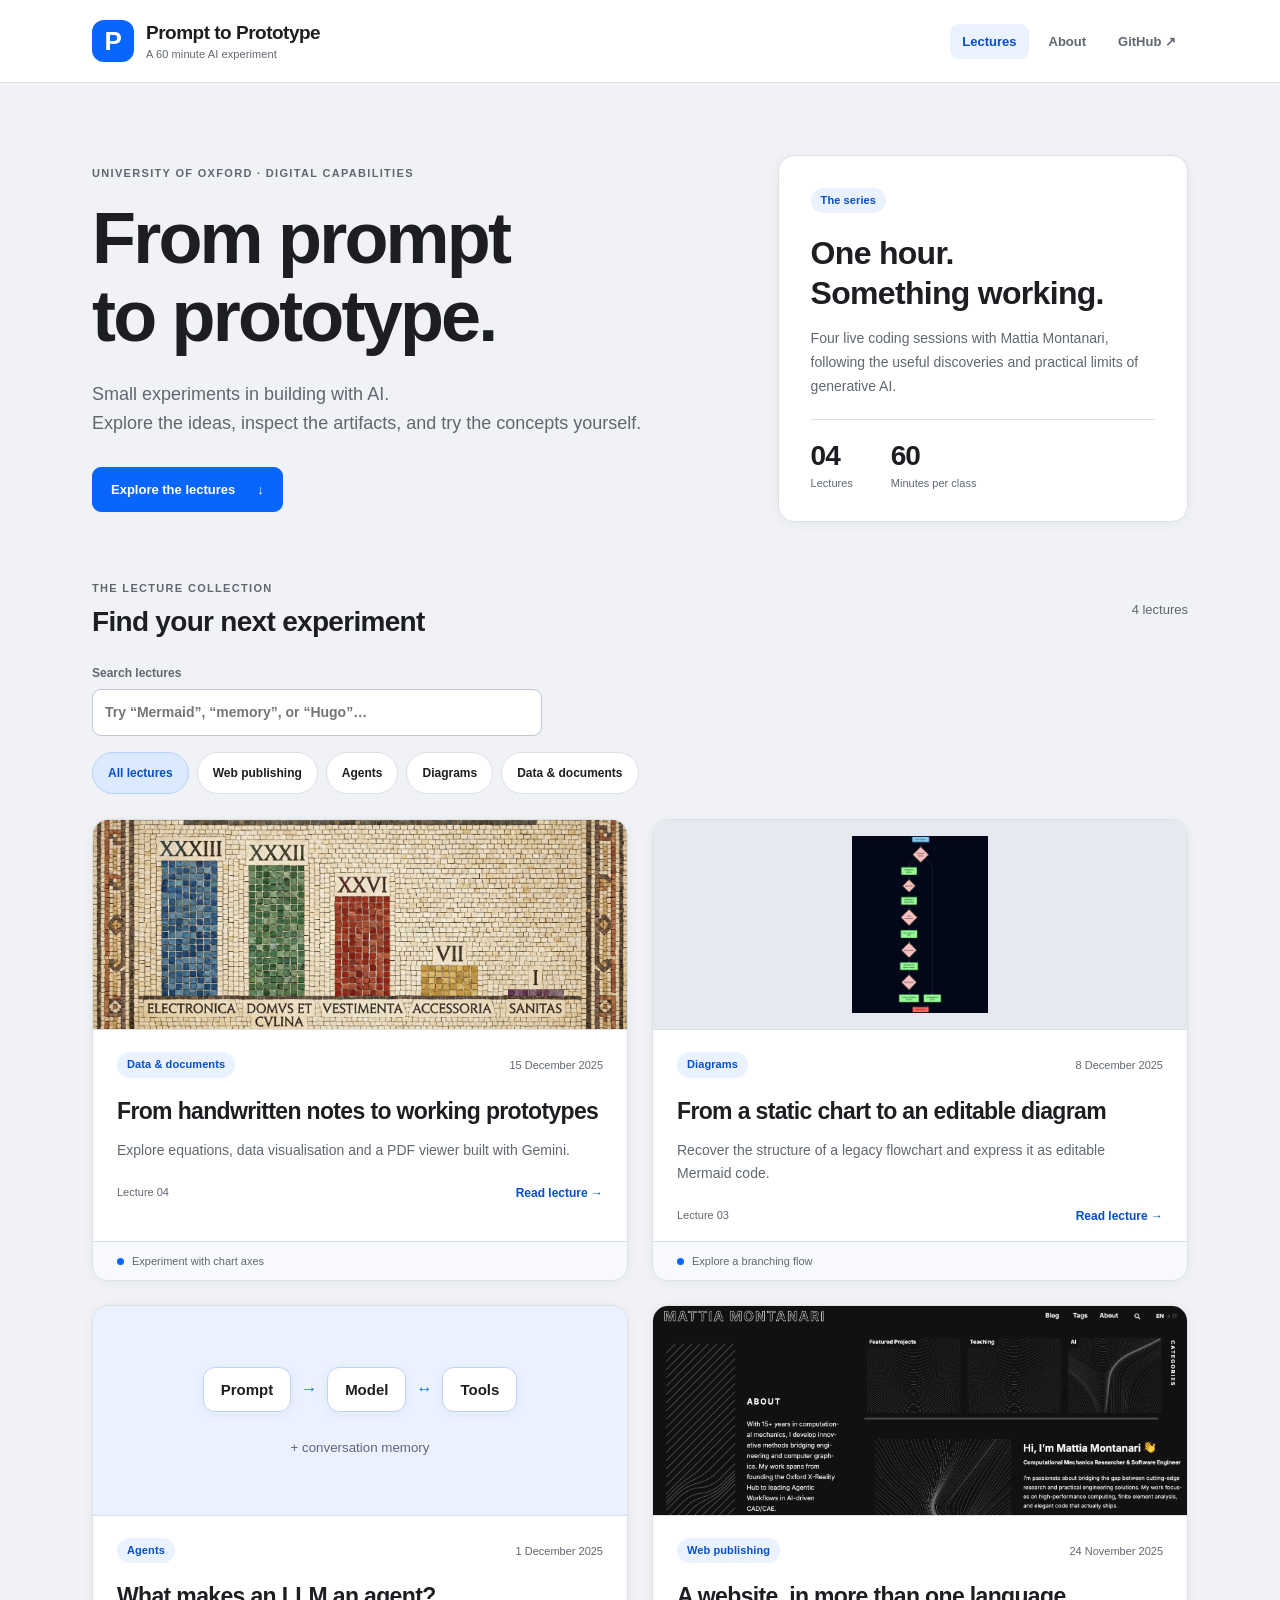
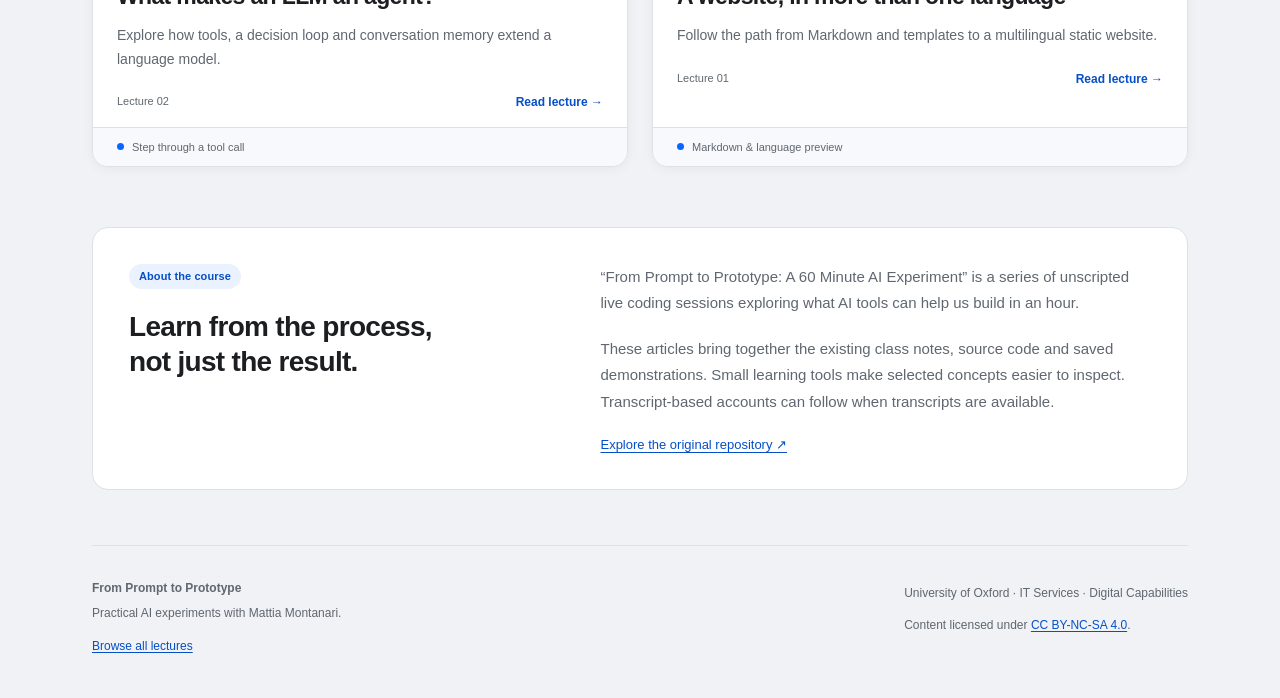
<file: site/index.html>
<!doctype html>
<html lang="en"><head><meta charset="utf-8"><meta name="viewport" content="width=device-width, initial-scale=1">
<meta name="description" content="Explore four Oxford Prompt to Prototype lectures on multilingual websites, AI agents, editable diagrams and Gemini, with interactive learning tools."><meta name="theme-color" content="#0866ff">
<title>Lectures · Prompt to Prototype</title><link rel="icon" href="assets/favicon.svg" type="image/svg+xml">
<link rel="stylesheet" href="assets/style.css"><script src="assets/script.js" defer></script>
</head><body>
<a class="skip-link" href="#main">Skip to content</a>
<header class="site-header"><div class="header-inner">
<a class="wordmark" href="./"><span class="brand-icon" aria-hidden="true">P</span><span>Prompt to Prototype<small>A 60 minute AI experiment</small></span></a>
<nav aria-label="Main navigation"><a href="./" aria-current="page">Lectures</a><a href="#about">About</a><a class="materials-link" href="https://github.com/MattiaMontanari/prompt-to-prototype-series">GitHub <span aria-hidden="true">↗</span></a></nav>
</div></header><main id="main" class="landing"><section class="landing-hero"><div><p class="eyebrow">University of Oxford · Digital Capabilities</p><h1>From prompt<br>to prototype.</h1><p class="dek">Small experiments in building with AI.<br>Explore the ideas, inspect the artifacts, and try the concepts yourself.</p><a class="primary-link" href="#lectures">Explore the lectures <span aria-hidden="true">↓</span></a></div><aside class="course-note"><span class="badge">The series</span><h2>One hour.<br>Something working.</h2><p>Four live coding sessions with Mattia Montanari, following the useful discoveries and practical limits of generative AI.</p><div class="course-stats"><div><strong>04</strong><span>Lectures</span></div><div><strong>60</strong><span>Minutes per class</span></div></div></aside></section>
<section id="lectures" class="catalogue" aria-labelledby="lectures-title"><div class="section-heading"><div><p class="eyebrow">The lecture collection</p><h2 id="lectures-title">Find your next experiment</h2></div><span id="lecture-count" role="status">4 lectures</span></div>
<div id="catalogue-controls" class="catalogue-controls" hidden><label class="search-label" for="lecture-search">Search lectures<input id="lecture-search" type="search" placeholder="Try “Mermaid”, “memory”, or “Hugo”…" autocomplete="off"></label><div class="topic-filters" role="group" aria-label="Filter lectures by topic"><button type="button" data-filter="all" aria-pressed="true">All lectures</button><button type="button" data-filter="web" aria-pressed="false">Web publishing</button><button type="button" data-filter="agents" aria-pressed="false">Agents</button><button type="button" data-filter="diagrams" aria-pressed="false">Diagrams</button><button type="button" data-filter="data" aria-pressed="false">Data &amp; documents</button></div></div>
<div class="lecture-grid"><article class="lecture-card" data-topic="data" data-search="From handwritten notes to working prototypes Explore equations, data visualisation and a PDF viewer built with Gemini. Data &amp; documents 15 December 2025 Gemini"><a class="card-link" href="lectures/2025-12-15/"><div class="card-visual visual-data"><img src="assets/gemini-mosaic.png" width="1408" height="768" alt="Mosaic-style visualisation from the Gemini class"></div><div class="card-body"><div class="card-meta"><span class="topic-tag">Data & documents</span><time datetime="2025-12-15">15 December 2025</time></div><h3>From handwritten notes to working prototypes</h3><p>Explore equations, data visualisation and a PDF viewer built with Gemini.</p><div class="card-bottom"><span>Lecture 04</span><span class="read-link">Read lecture <span aria-hidden="true">→</span></span></div></div></a><div class="card-lab"><span class="lab-dot" aria-hidden="true"></span><span>Experiment with chart axes</span></div></article><article class="lecture-card" data-topic="diagrams" data-search="From a static chart to an editable diagram Recover the structure of a legacy flowchart and express it as editable Mermaid code. Diagrams 8 December 2025 Mermaid"><a class="card-link" href="lectures/2025-12-08/"><div class="card-visual visual-diagrams"><img class="contain" src="assets/mermaid-diagram.png" width="1203" height="1564" alt="Editable flowchart created in the Mermaid class" loading="lazy"></div><div class="card-body"><div class="card-meta"><span class="topic-tag">Diagrams</span><time datetime="2025-12-08">8 December 2025</time></div><h3>From a static chart to an editable diagram</h3><p>Recover the structure of a legacy flowchart and express it as editable Mermaid code.</p><div class="card-bottom"><span>Lecture 03</span><span class="read-link">Read lecture <span aria-hidden="true">→</span></span></div></div></a><div class="card-lab"><span class="lab-dot" aria-hidden="true"></span><span>Explore a branching flow</span></div></article><article class="lecture-card" data-topic="agents" data-search="What makes an LLM an agent? Explore how tools, a decision loop and conversation memory extend a language model. Agents 1 December 2025 Claude memory tools"><a class="card-link" href="lectures/2025-12-01/"><div class="card-visual visual-agents"><div class="agent-cover" aria-hidden="true"><span>Prompt</span><b>→</b><span>Model</span><b>↔</b><span>Tools</span><small>+ conversation memory</small></div></div><div class="card-body"><div class="card-meta"><span class="topic-tag">Agents</span><time datetime="2025-12-01">1 December 2025</time></div><h3>What makes an LLM an agent?</h3><p>Explore how tools, a decision loop and conversation memory extend a language model.</p><div class="card-bottom"><span>Lecture 02</span><span class="read-link">Read lecture <span aria-hidden="true">→</span></span></div></div></a><div class="card-lab"><span class="lab-dot" aria-hidden="true"></span><span>Step through a tool call</span></div></article><article class="lecture-card" data-topic="web" data-search="A website, in more than one language Follow the path from Markdown and templates to a multilingual static website. Web publishing 24 November 2025 Hugo"><a class="card-link" href="lectures/2025-11-24/"><div class="card-visual visual-web"><img src="assets/hugo-site.png" width="3034" height="1668" alt="Website screenshot from the Hugo class" loading="lazy"></div><div class="card-body"><div class="card-meta"><span class="topic-tag">Web publishing</span><time datetime="2025-11-24">24 November 2025</time></div><h3>A website, in more than one language</h3><p>Follow the path from Markdown and templates to a multilingual static website.</p><div class="card-bottom"><span>Lecture 01</span><span class="read-link">Read lecture <span aria-hidden="true">→</span></span></div></div></a><div class="card-lab"><span class="lab-dot" aria-hidden="true"></span><span>Markdown & language preview</span></div></article></div><div id="no-lectures" class="empty-state" hidden><h3>No lectures match that search</h3><p>Try another term or show the full collection.</p><button id="clear-filters" type="button">Show all lectures</button></div></section>
<section id="about" class="about-series"><div><span class="badge">About the course</span><h2>Learn from the process,<br>not just the result.</h2></div><div><p>“From Prompt to Prototype: A 60 Minute AI Experiment” is a series of unscripted live coding sessions exploring what AI tools can help us build in an hour.</p><p>These articles bring together the existing class notes, source code and saved demonstrations. Small learning tools make selected concepts easier to inspect. Transcript-based accounts can follow when transcripts are available.</p><a href="https://github.com/MattiaMontanari/prompt-to-prototype-series">Explore the original repository ↗</a></div></section></main><footer class="site-footer"><div><strong>From Prompt to Prototype</strong><p>Practical AI experiments with Mattia Montanari.</p><a href="./">Browse all lectures</a></div><div><p>University of Oxford · IT Services · Digital Capabilities</p><p>Content licensed under <a rel="license" href="https://creativecommons.org/licenses/by-nc-sa/4.0/">CC BY-NC-SA 4.0</a>.</p></div></footer>
</body></html>
</file>
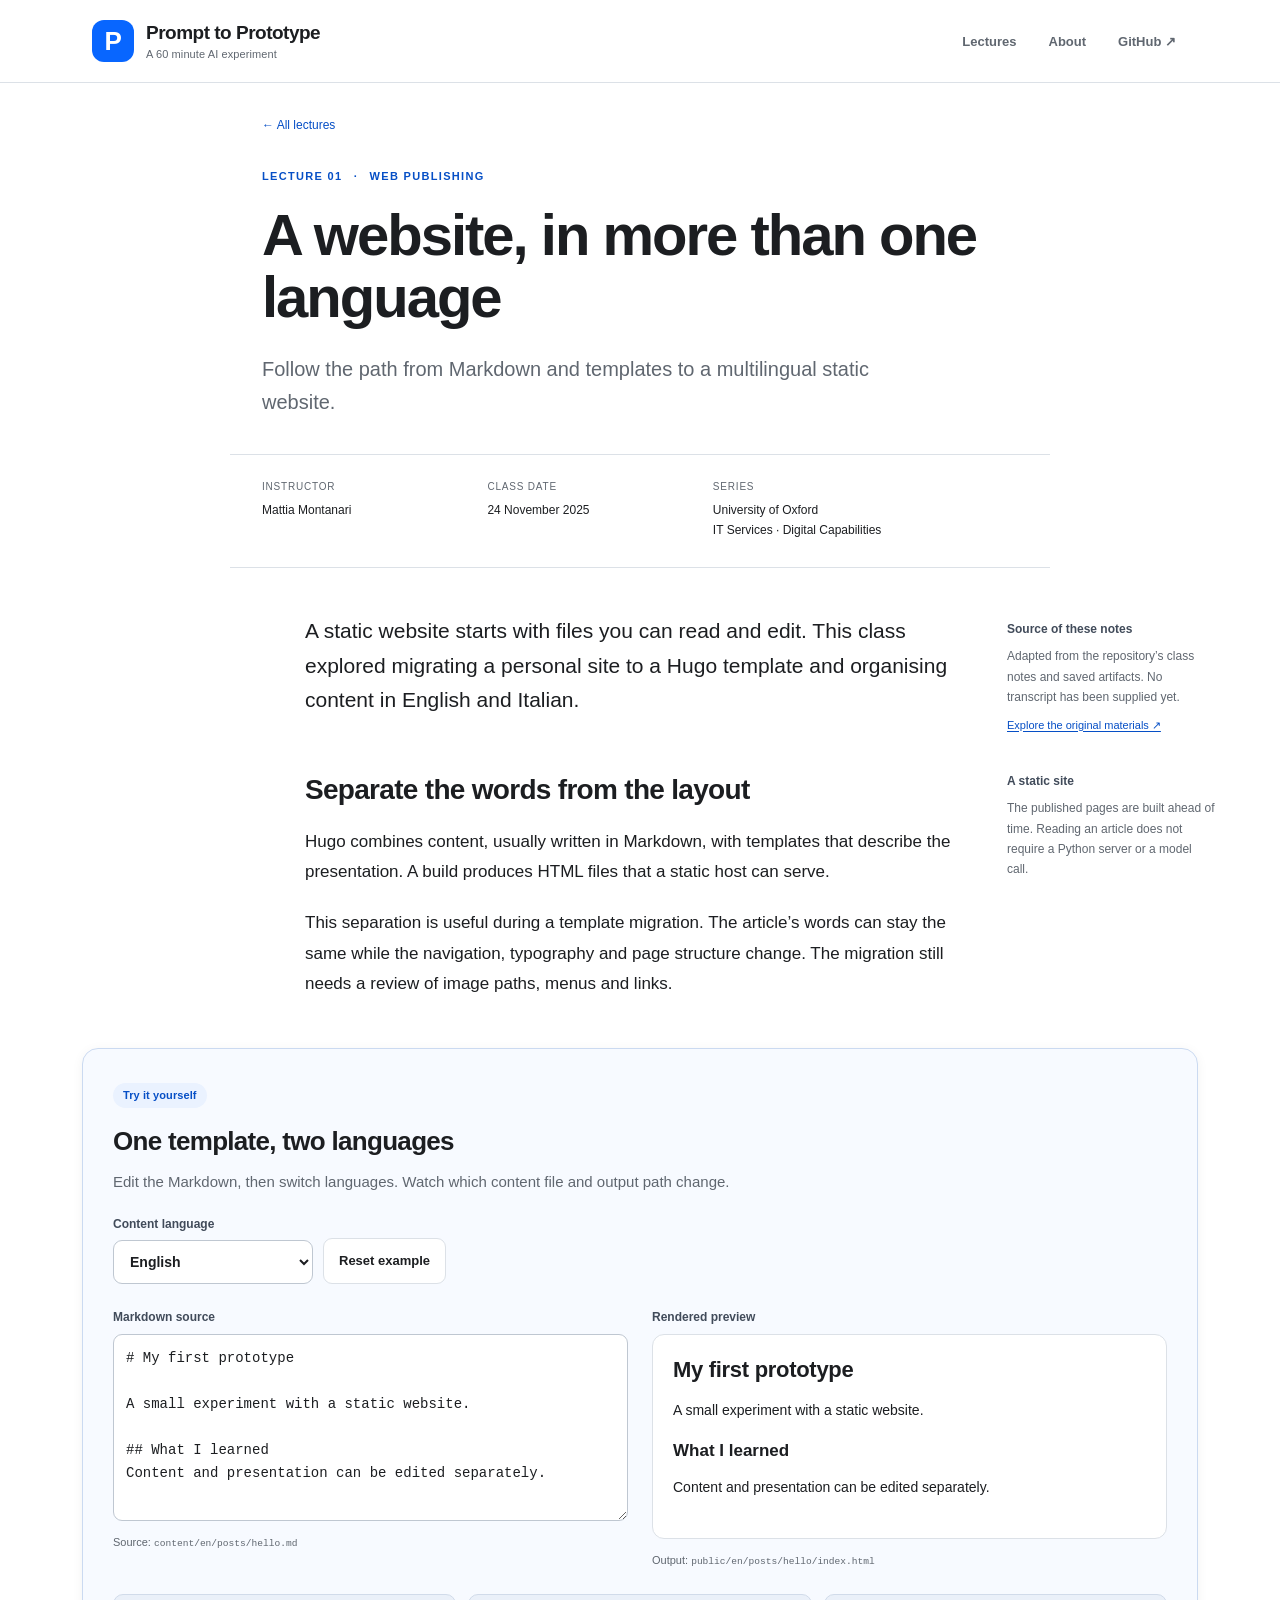
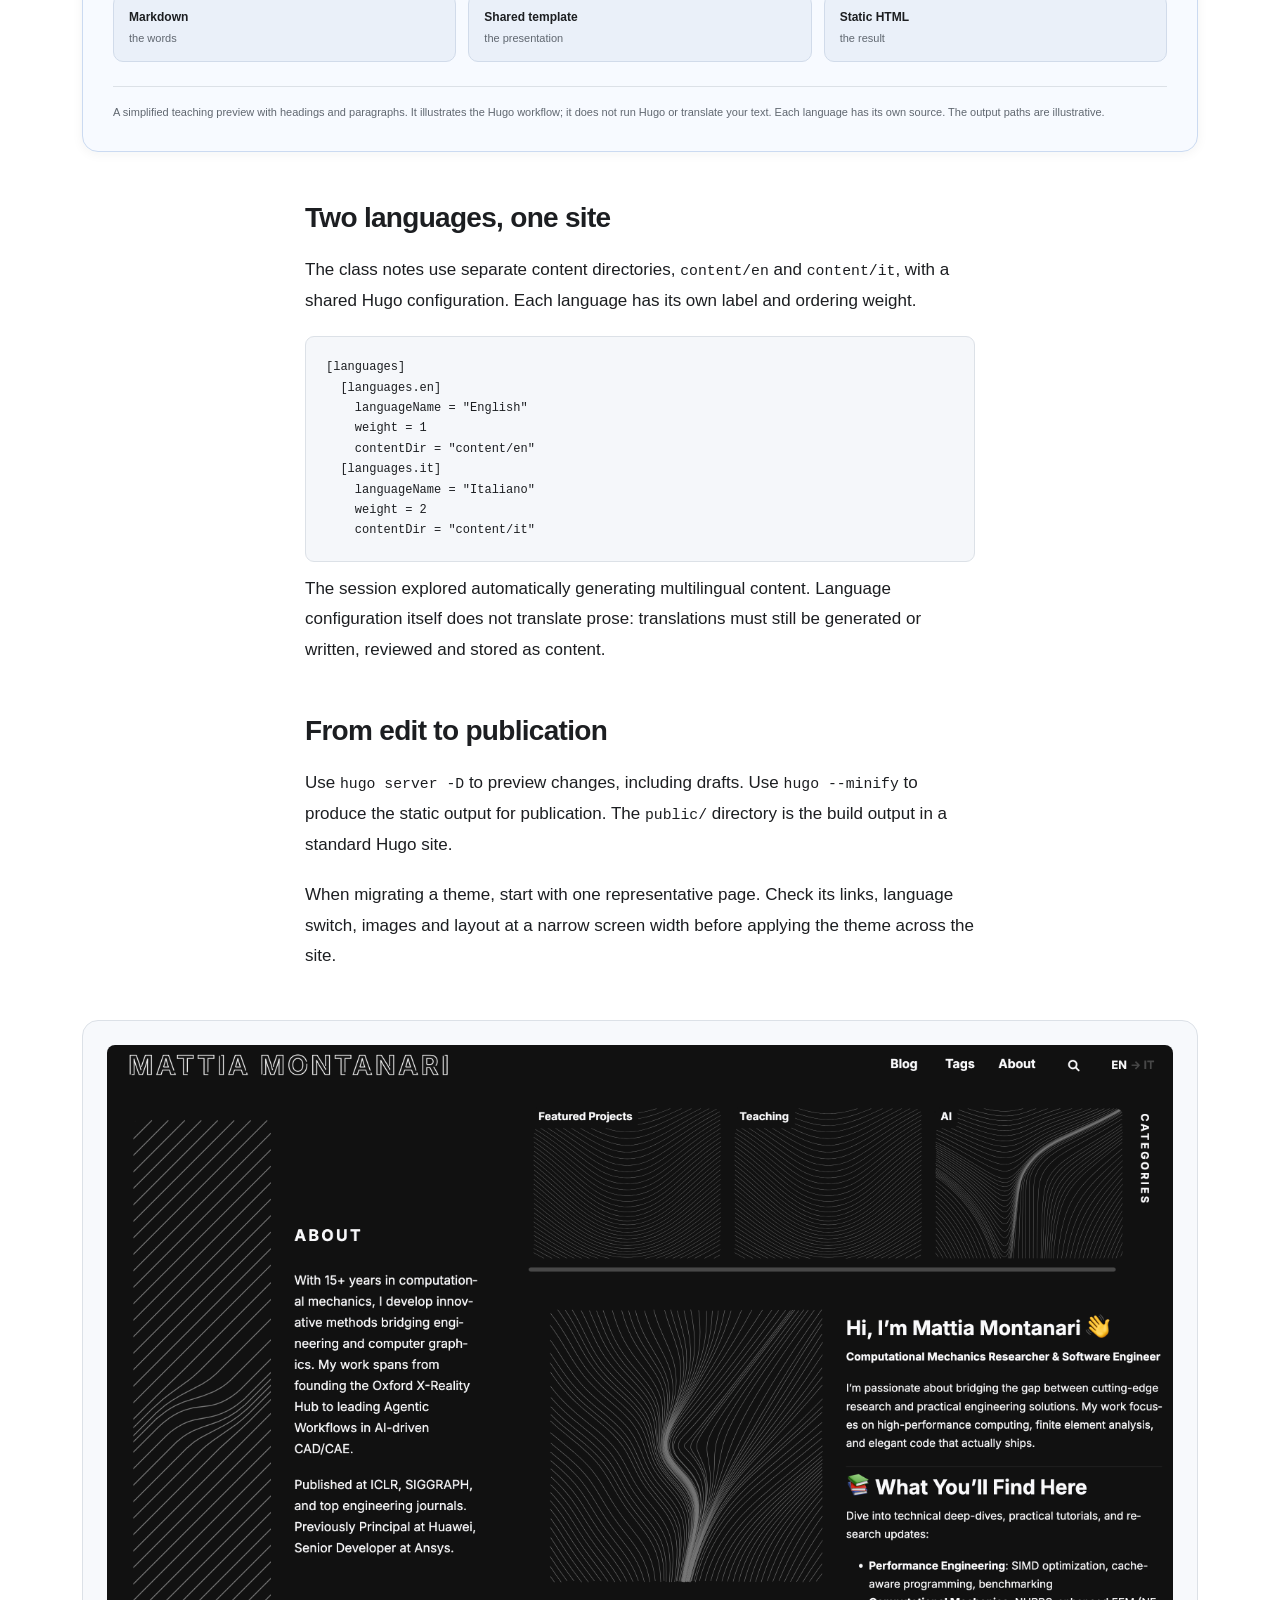
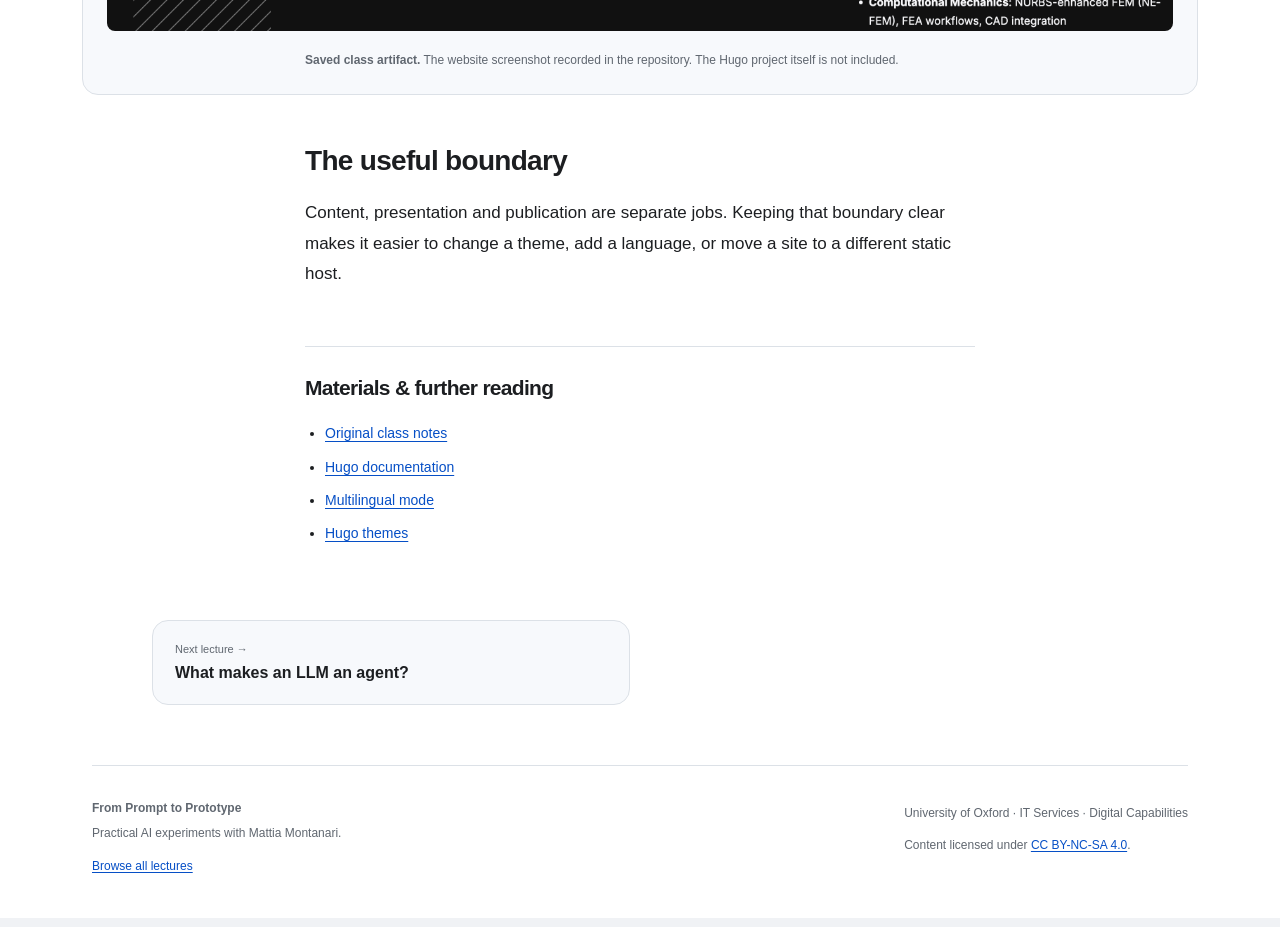
<file: site/lectures/2025-11-24/index.html>
<!doctype html>
<html lang="en"><head><meta charset="utf-8"><meta name="viewport" content="width=device-width, initial-scale=1">
<meta name="description" content="Follow the path from Markdown and templates to a multilingual static website."><meta name="theme-color" content="#0866ff">
<title>A website, in more than one language · Prompt to Prototype</title><link rel="icon" href="../../assets/favicon.svg" type="image/svg+xml">
<link rel="stylesheet" href="../../assets/style.css"><script src="../../assets/script.js" defer></script>
<script src="../../assets/learning.js" defer></script></head><body>
<a class="skip-link" href="#main">Skip to content</a>
<header class="site-header"><div class="header-inner">
<a class="wordmark" href="../../"><span class="brand-icon" aria-hidden="true">P</span><span>Prompt to Prototype<small>A 60 minute AI experiment</small></span></a>
<nav aria-label="Main navigation"><a href="../../">Lectures</a><a href="../../#about">About</a><a class="materials-link" href="https://github.com/MattiaMontanari/prompt-to-prototype-series">GitHub <span aria-hidden="true">↗</span></a></nav>
</div></header>
<main id="main"><div class="article-heading"><a class="back-link" href="../../">← All lectures</a><p class="eyebrow">Lecture 01 <span>·</span> Web publishing</p><h1>A website, in more than one language</h1><p class="dek">Follow the path from Markdown and templates to a multilingual static website.</p></div>
<div class="byline"><div><span class="meta-label">Instructor</span><span>Mattia Montanari</span></div><div><span class="meta-label">Class date</span><time datetime="2025-11-24">24 November 2025</time></div><div><span class="meta-label">Series</span><span>University of Oxford<br>IT Services · Digital Capabilities</span></div></div>
<article class="article-grid"><p class="lead">A static website starts with files you can read and edit. This class explored migrating a personal site to a Hugo template and organising content in English and Italian.</p><aside class="margin-note source-note"><strong>Source of these notes</strong><p>Adapted from the repository’s class notes and saved artifacts. No transcript has been supplied yet.</p><a href="https://github.com/MattiaMontanari/prompt-to-prototype-series/tree/main/2025-11-24">Explore the original materials ↗</a></aside>
<section id="experiment"><h2>Separate the words from the layout</h2><p>Hugo combines content, usually written in Markdown, with templates that describe the presentation. A build produces HTML files that a static host can serve.</p><p>This separation is useful during a template migration. The article’s words can stay the same while the navigation, typography and page structure change. The migration still needs a review of image paths, menus and links.</p></section>
<aside class="margin-note"><strong>A static site</strong><p>The published pages are built ahead of time. Reading an article does not require a Python server or a model call.</p></aside>
<section class="wide learning-tool" id="hugo-lab" aria-labelledby="hugo-lab-title"><div class="tool-heading"><span class="badge">Try it yourself</span><h2 id="hugo-lab-title">One template, two languages</h2><p>Edit the Markdown, then switch languages. Watch which content file and output path change.</p></div>
<div class="tool-controls"><label for="hugo-language">Content language<select id="hugo-language"><option value="en">English</option><option value="it">Italiano</option></select></label><button id="hugo-reset" type="button">Reset example</button></div>
<div class="lab-columns"><div><label for="hugo-markdown">Markdown source</label><textarea id="hugo-markdown" rows="7" maxlength="6000" spellcheck="false"># My first prototype

A small experiment with a static website.

## What I learned
Content and presentation can be edited separately.</textarea><p class="path-label">Source: <code id="hugo-source-path">content/en/posts/hello.md</code></p></div>
<div><span class="field-label">Rendered preview</span><div id="hugo-preview" class="markdown-preview" aria-live="polite"><h3>My first prototype</h3><p>A small experiment with a static website.</p></div><p class="path-label">Output: <code id="hugo-output-path">public/en/posts/hello/index.html</code></p></div></div>
<ol class="pipeline"><li>Markdown <span>the words</span></li><li>Shared template <span>the presentation</span></li><li>Static HTML <span>the result</span></li></ol>
<p class="tool-note">A simplified teaching preview with headings and paragraphs. It illustrates the Hugo workflow; it does not run Hugo or translate your text. Each language has its own source. The output paths are illustrative.</p><noscript><p>Enable JavaScript to edit the preview. The example paths above show the content-to-output relationship.</p></noscript></section>
<section id="languages"><h2>Two languages, one site</h2><p>The class notes use separate content directories, <code>content/en</code> and <code>content/it</code>, with a shared Hugo configuration. Each language has its own label and ordering weight.</p><pre><code>[languages]
  [languages.en]
    languageName = "English"
    weight = 1
    contentDir = "content/en"
  [languages.it]
    languageName = "Italiano"
    weight = 2
    contentDir = "content/it"</code></pre><p>The session explored automatically generating multilingual content. Language configuration itself does not translate prose: translations must still be generated or written, reviewed and stored as content.</p></section>
<section id="workflow"><h2>From edit to publication</h2><p>Use <code>hugo server -D</code> to preview changes, including drafts. Use <code>hugo --minify</code> to produce the static output for publication. The <code>public/</code> directory is the build output in a standard Hugo site.</p><p>When migrating a theme, start with one representative page. Check its links, language switch, images and layout at a narrow screen width before applying the theme across the site.</p></section>
<figure class="wide artifact"><img src="../../assets/hugo-site.png" alt="Screenshot of the personal website produced during the Hugo session." width="3034" height="1668" loading="lazy"><figcaption><strong>Saved class artifact.</strong> The website screenshot recorded in the repository. The Hugo project itself is not included.</figcaption></figure>
<section id="takeaway"><h2>The useful boundary</h2><p>Content, presentation and publication are separate jobs. Keeping that boundary clear makes it easier to change a theme, add a language, or move a site to a different static host.</p></section>
<section class="references" id="references"><h2>Materials &amp; further reading</h2><ul><li><a href="https://github.com/MattiaMontanari/prompt-to-prototype-series/blob/main/2025-11-24/README.md">Original class notes</a></li><li><a href="https://gohugo.io/documentation/">Hugo documentation</a></li><li><a href="https://gohugo.io/content-management/multilingual/">Multilingual mode</a></li><li><a href="https://themes.gohugo.io/">Hugo themes</a></li></ul></section></article>
<nav class="lecture-navigation" aria-label="Adjacent lectures"><a href="../2025-12-01/"><span>Next lecture →</span><strong>What makes an LLM an agent?</strong></a></nav></main><footer class="site-footer"><div><strong>From Prompt to Prototype</strong><p>Practical AI experiments with Mattia Montanari.</p><a href="../../">Browse all lectures</a></div><div><p>University of Oxford · IT Services · Digital Capabilities</p><p>Content licensed under <a rel="license" href="https://creativecommons.org/licenses/by-nc-sa/4.0/">CC BY-NC-SA 4.0</a>.</p></div></footer>
</body></html>
</file>
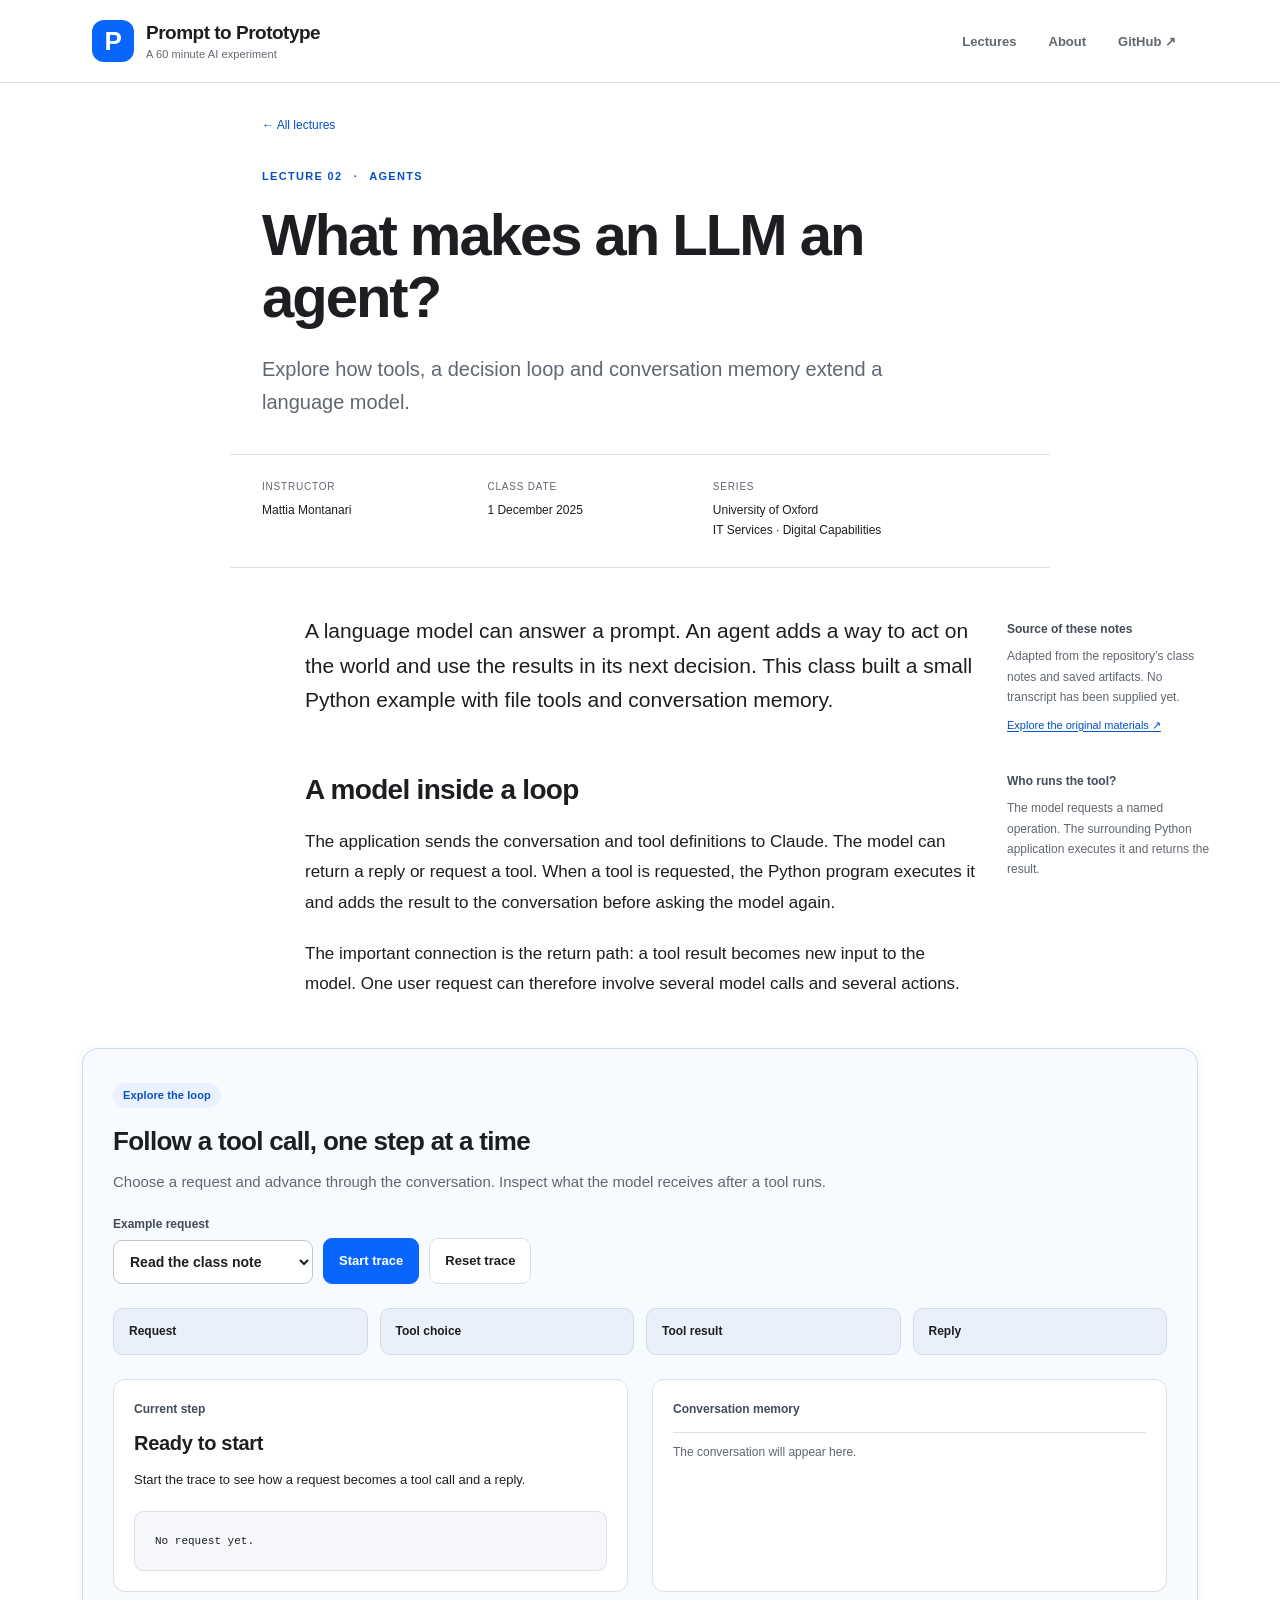
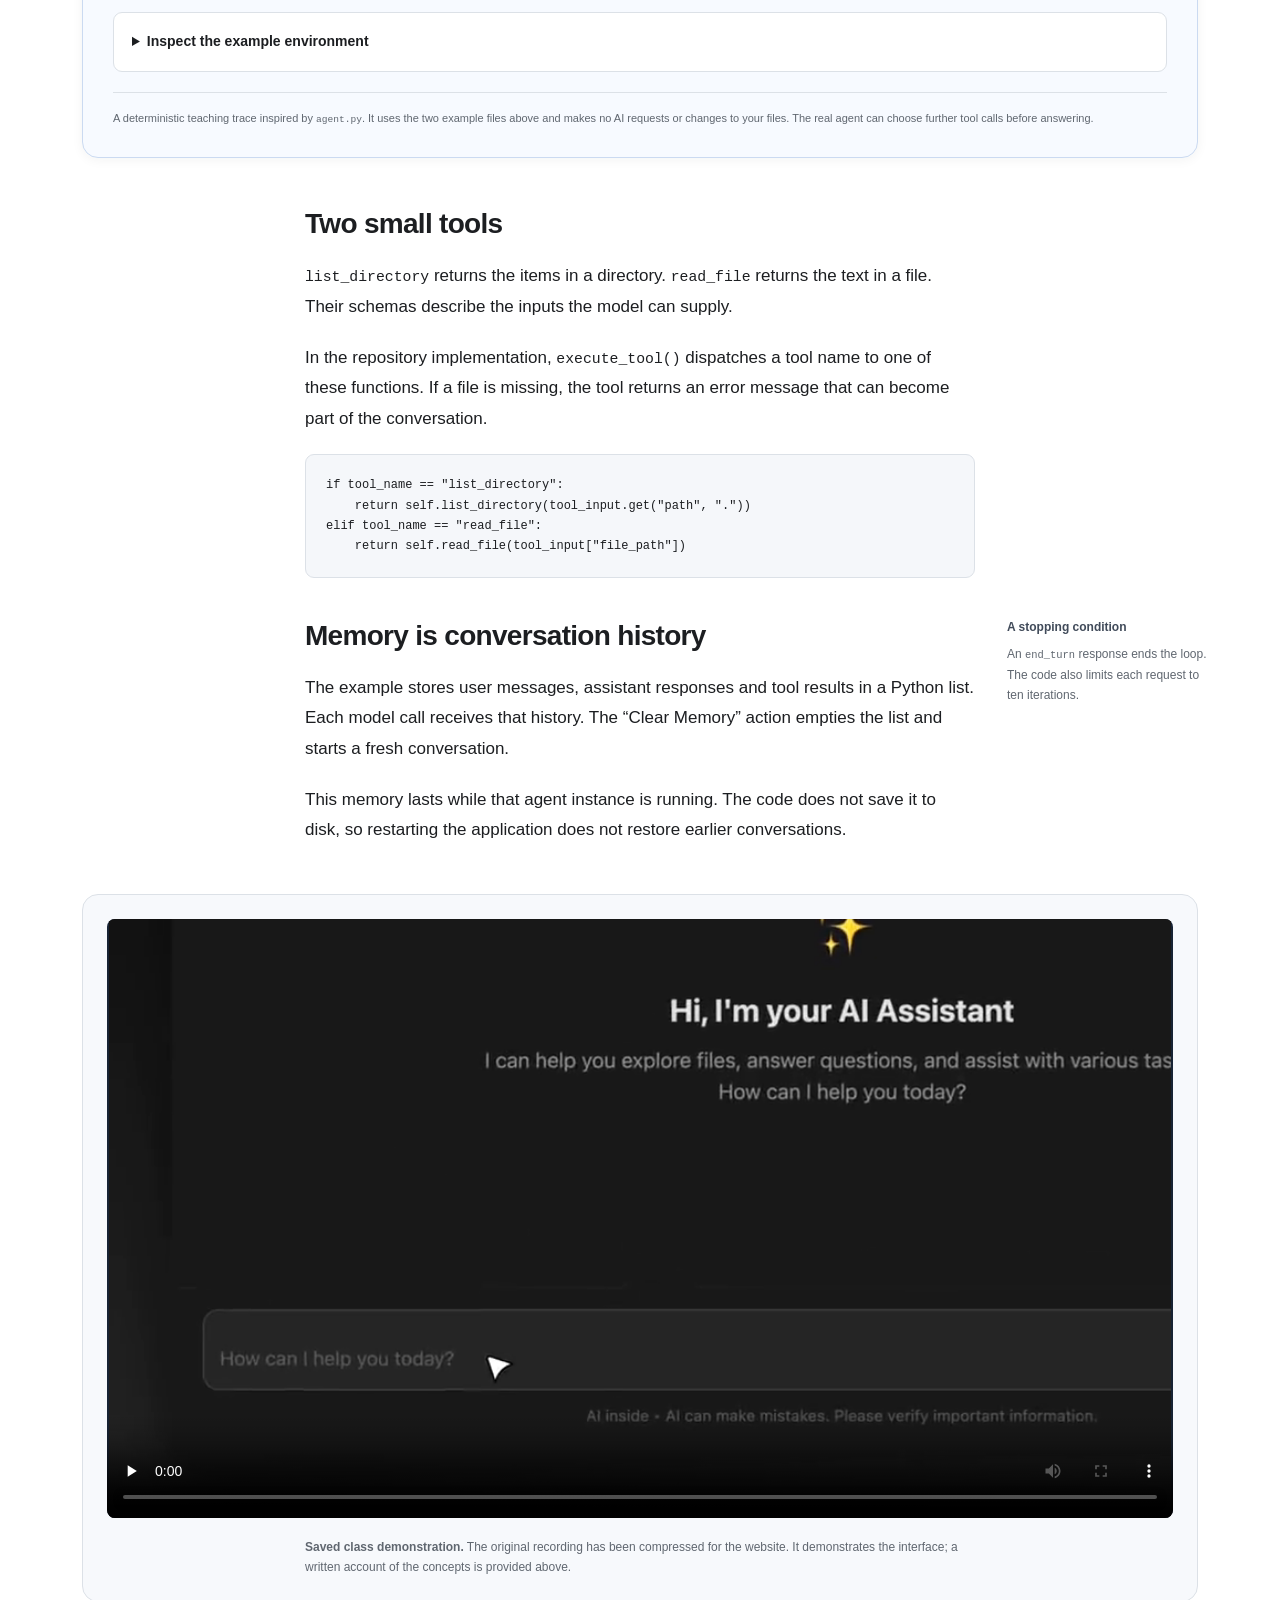
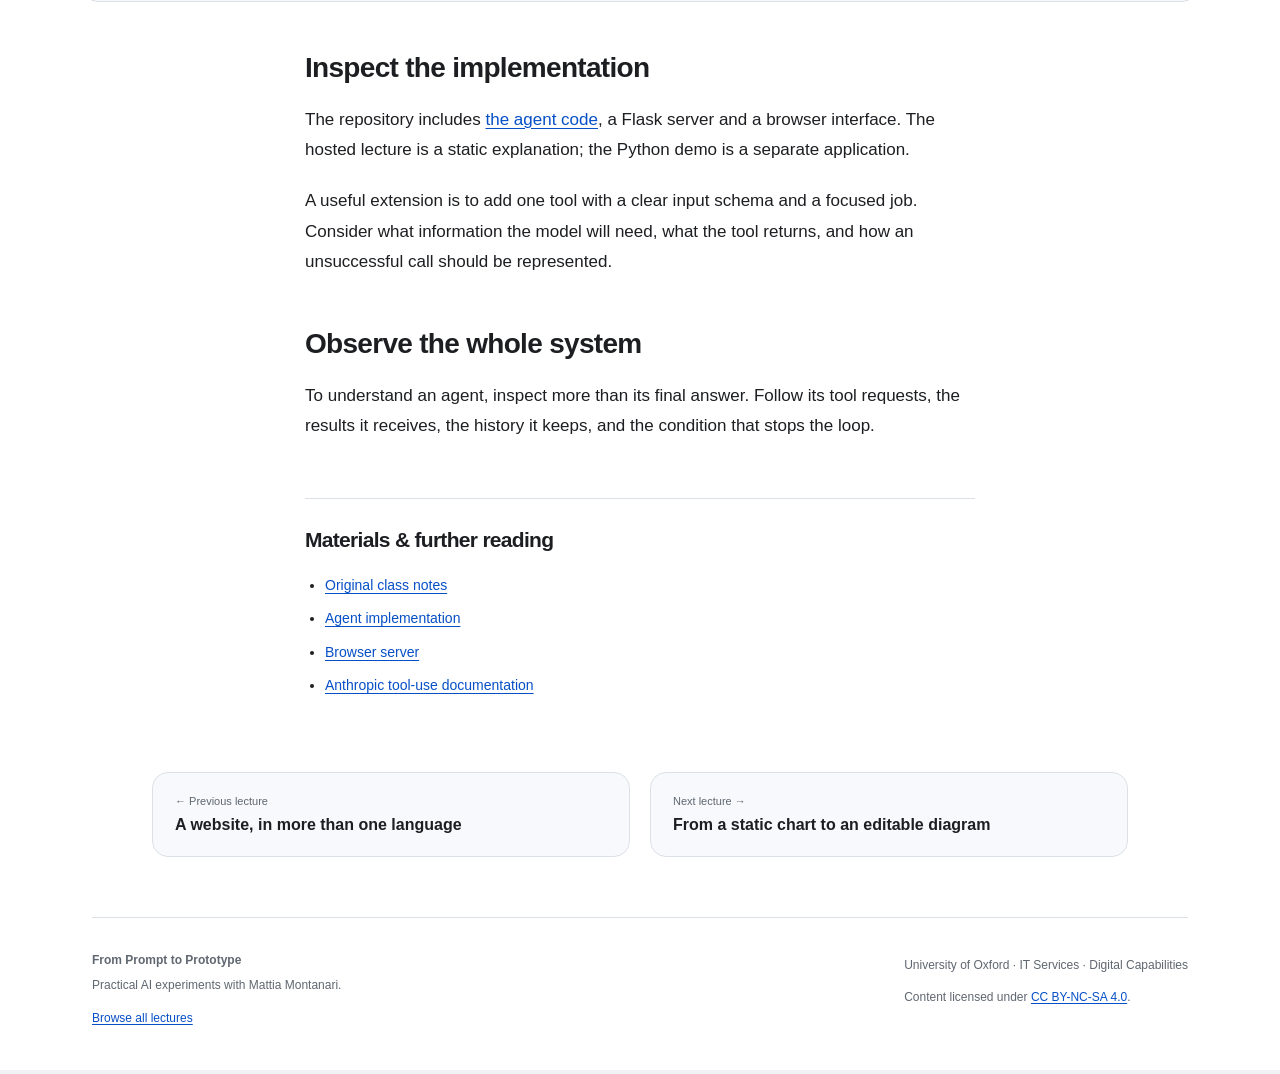
<file: site/lectures/2025-12-01/index.html>
<!doctype html>
<html lang="en"><head><meta charset="utf-8"><meta name="viewport" content="width=device-width, initial-scale=1">
<meta name="description" content="Explore how tools, a decision loop and conversation memory extend a language model."><meta name="theme-color" content="#0866ff">
<title>What makes an LLM an agent? · Prompt to Prototype</title><link rel="icon" href="../../assets/favicon.svg" type="image/svg+xml">
<link rel="stylesheet" href="../../assets/style.css"><script src="../../assets/script.js" defer></script>
<script src="../../assets/learning.js" defer></script></head><body>
<a class="skip-link" href="#main">Skip to content</a>
<header class="site-header"><div class="header-inner">
<a class="wordmark" href="../../"><span class="brand-icon" aria-hidden="true">P</span><span>Prompt to Prototype<small>A 60 minute AI experiment</small></span></a>
<nav aria-label="Main navigation"><a href="../../">Lectures</a><a href="../../#about">About</a><a class="materials-link" href="https://github.com/MattiaMontanari/prompt-to-prototype-series">GitHub <span aria-hidden="true">↗</span></a></nav>
</div></header>
<main id="main"><div class="article-heading"><a class="back-link" href="../../">← All lectures</a><p class="eyebrow">Lecture 02 <span>·</span> Agents</p><h1>What makes an LLM an agent?</h1><p class="dek">Explore how tools, a decision loop and conversation memory extend a language model.</p></div>
<div class="byline"><div><span class="meta-label">Instructor</span><span>Mattia Montanari</span></div><div><span class="meta-label">Class date</span><time datetime="2025-12-01">1 December 2025</time></div><div><span class="meta-label">Series</span><span>University of Oxford<br>IT Services · Digital Capabilities</span></div></div>
<article class="article-grid"><p class="lead">A language model can answer a prompt. An agent adds a way to act on the world and use the results in its next decision. This class built a small Python example with file tools and conversation memory.</p><aside class="margin-note source-note"><strong>Source of these notes</strong><p>Adapted from the repository’s class notes and saved artifacts. No transcript has been supplied yet.</p><a href="https://github.com/MattiaMontanari/prompt-to-prototype-series/tree/main/2025-12-01">Explore the original materials ↗</a></aside>
<section id="concept"><h2>A model inside a loop</h2><p>The application sends the conversation and tool definitions to Claude. The model can return a reply or request a tool. When a tool is requested, the Python program executes it and adds the result to the conversation before asking the model again.</p><p>The important connection is the return path: a tool result becomes new input to the model. One user request can therefore involve several model calls and several actions.</p></section><aside class="margin-note"><strong>Who runs the tool?</strong><p>The model requests a named operation. The surrounding Python application executes it and returns the result.</p></aside>
<section class="wide learning-tool" id="agent-lab" aria-labelledby="agent-lab-title"><div class="tool-heading"><span class="badge">Explore the loop</span><h2 id="agent-lab-title">Follow a tool call, one step at a time</h2><p>Choose a request and advance through the conversation. Inspect what the model receives after a tool runs.</p></div>
<div class="tool-controls"><label for="agent-task">Example request<select id="agent-task"><option value="read">Read the class note</option><option value="list">List the example files</option></select></label><button id="agent-next" class="primary-button" type="button">Start trace</button><button id="agent-reset" type="button">Reset trace</button></div>
<ol class="pipeline agent-stages" aria-label="Agent loop"><li data-stage="0">Request</li><li data-stage="1">Tool choice</li><li data-stage="2">Tool result</li><li data-stage="3">Reply</li></ol>
<div class="lab-columns"><div class="trace-panel"><span class="field-label">Current step</span><h3 id="agent-step-title">Ready to start</h3><p id="agent-explanation" role="status">The model will need information from an example file. Start the trace to see the request.</p><pre id="agent-event">No request yet.</pre></div><div class="trace-panel"><span class="field-label">Conversation memory</span><ol id="agent-memory" class="memory-log"><li class="empty-memory">The conversation will appear here.</li></ol></div></div>
<details class="example-files"><summary>Inspect the example environment</summary><p><code>class-note.txt</code>: “An agent combines a model, tools and a decision loop.”</p><p><code>outline.txt</code>: “Prompt → model → tool → model → reply.”</p></details>
<p class="tool-note">A deterministic teaching trace inspired by <code>agent.py</code>. It uses the two example files above and makes no AI requests or changes to your files. The real agent can choose further tool calls before answering.</p><noscript><p>The sequence is request → tool choice → tool result → reply. JavaScript enables the step-by-step trace.</p></noscript></section>
<section id="tools"><h2>Two small tools</h2><p><code>list_directory</code> returns the items in a directory. <code>read_file</code> returns the text in a file. Their schemas describe the inputs the model can supply.</p><p>In the repository implementation, <code>execute_tool()</code> dispatches a tool name to one of these functions. If a file is missing, the tool returns an error message that can become part of the conversation.</p><pre><code>if tool_name == "list_directory":
    return self.list_directory(tool_input.get("path", "."))
elif tool_name == "read_file":
    return self.read_file(tool_input["file_path"])</code></pre></section>
<section id="memory"><h2>Memory is conversation history</h2><p>The example stores user messages, assistant responses and tool results in a Python list. Each model call receives that history. The “Clear Memory” action empties the list and starts a fresh conversation.</p><p>This memory lasts while that agent instance is running. The code does not save it to disk, so restarting the application does not restore earlier conversations.</p></section><aside class="margin-note"><strong>A stopping condition</strong><p>An <code>end_turn</code> response ends the loop. The code also limits each request to ten iterations.</p></aside>
<figure class="wide artifact"><video poster="../../assets/agent-poster.png" controls preload="none" playsinline width="960" height="540" aria-label="Recorded demonstration of the agent interface"><source src="../../assets/agent-demo.mp4" type="video/mp4"><a href="../../assets/agent-demo.mp4">Download the recorded demo</a></video><figcaption><strong>Saved class demonstration.</strong> The original recording has been compressed for the website. It demonstrates the interface; a written account of the concepts is provided above.</figcaption></figure>
<section id="implementation"><h2>Inspect the implementation</h2><p>The repository includes <a href="https://github.com/MattiaMontanari/prompt-to-prototype-series/blob/main/2025-12-01/agent.py">the agent code</a>, a Flask server and a browser interface. The hosted lecture is a static explanation; the Python demo is a separate application.</p><p>A useful extension is to add one tool with a clear input schema and a focused job. Consider what information the model will need, what the tool returns, and how an unsuccessful call should be represented.</p></section>
<section id="takeaway"><h2>Observe the whole system</h2><p>To understand an agent, inspect more than its final answer. Follow its tool requests, the results it receives, the history it keeps, and the condition that stops the loop.</p></section>
<section class="references" id="references"><h2>Materials &amp; further reading</h2><ul><li><a href="https://github.com/MattiaMontanari/prompt-to-prototype-series/blob/main/2025-12-01/README.md">Original class notes</a></li><li><a href="https://github.com/MattiaMontanari/prompt-to-prototype-series/blob/main/2025-12-01/agent.py">Agent implementation</a></li><li><a href="https://github.com/MattiaMontanari/prompt-to-prototype-series/blob/main/2025-12-01/server.py">Browser server</a></li><li><a href="https://docs.anthropic.com/en/docs/agents-and-tools/tool-use/overview">Anthropic tool-use documentation</a></li></ul></section></article>
<nav class="lecture-navigation" aria-label="Adjacent lectures"><a href="../2025-11-24/"><span>← Previous lecture</span><strong>A website, in more than one language</strong></a><a href="../2025-12-08/"><span>Next lecture →</span><strong>From a static chart to an editable diagram</strong></a></nav></main><footer class="site-footer"><div><strong>From Prompt to Prototype</strong><p>Practical AI experiments with Mattia Montanari.</p><a href="../../">Browse all lectures</a></div><div><p>University of Oxford · IT Services · Digital Capabilities</p><p>Content licensed under <a rel="license" href="https://creativecommons.org/licenses/by-nc-sa/4.0/">CC BY-NC-SA 4.0</a>.</p></div></footer>
</body></html>
</file>
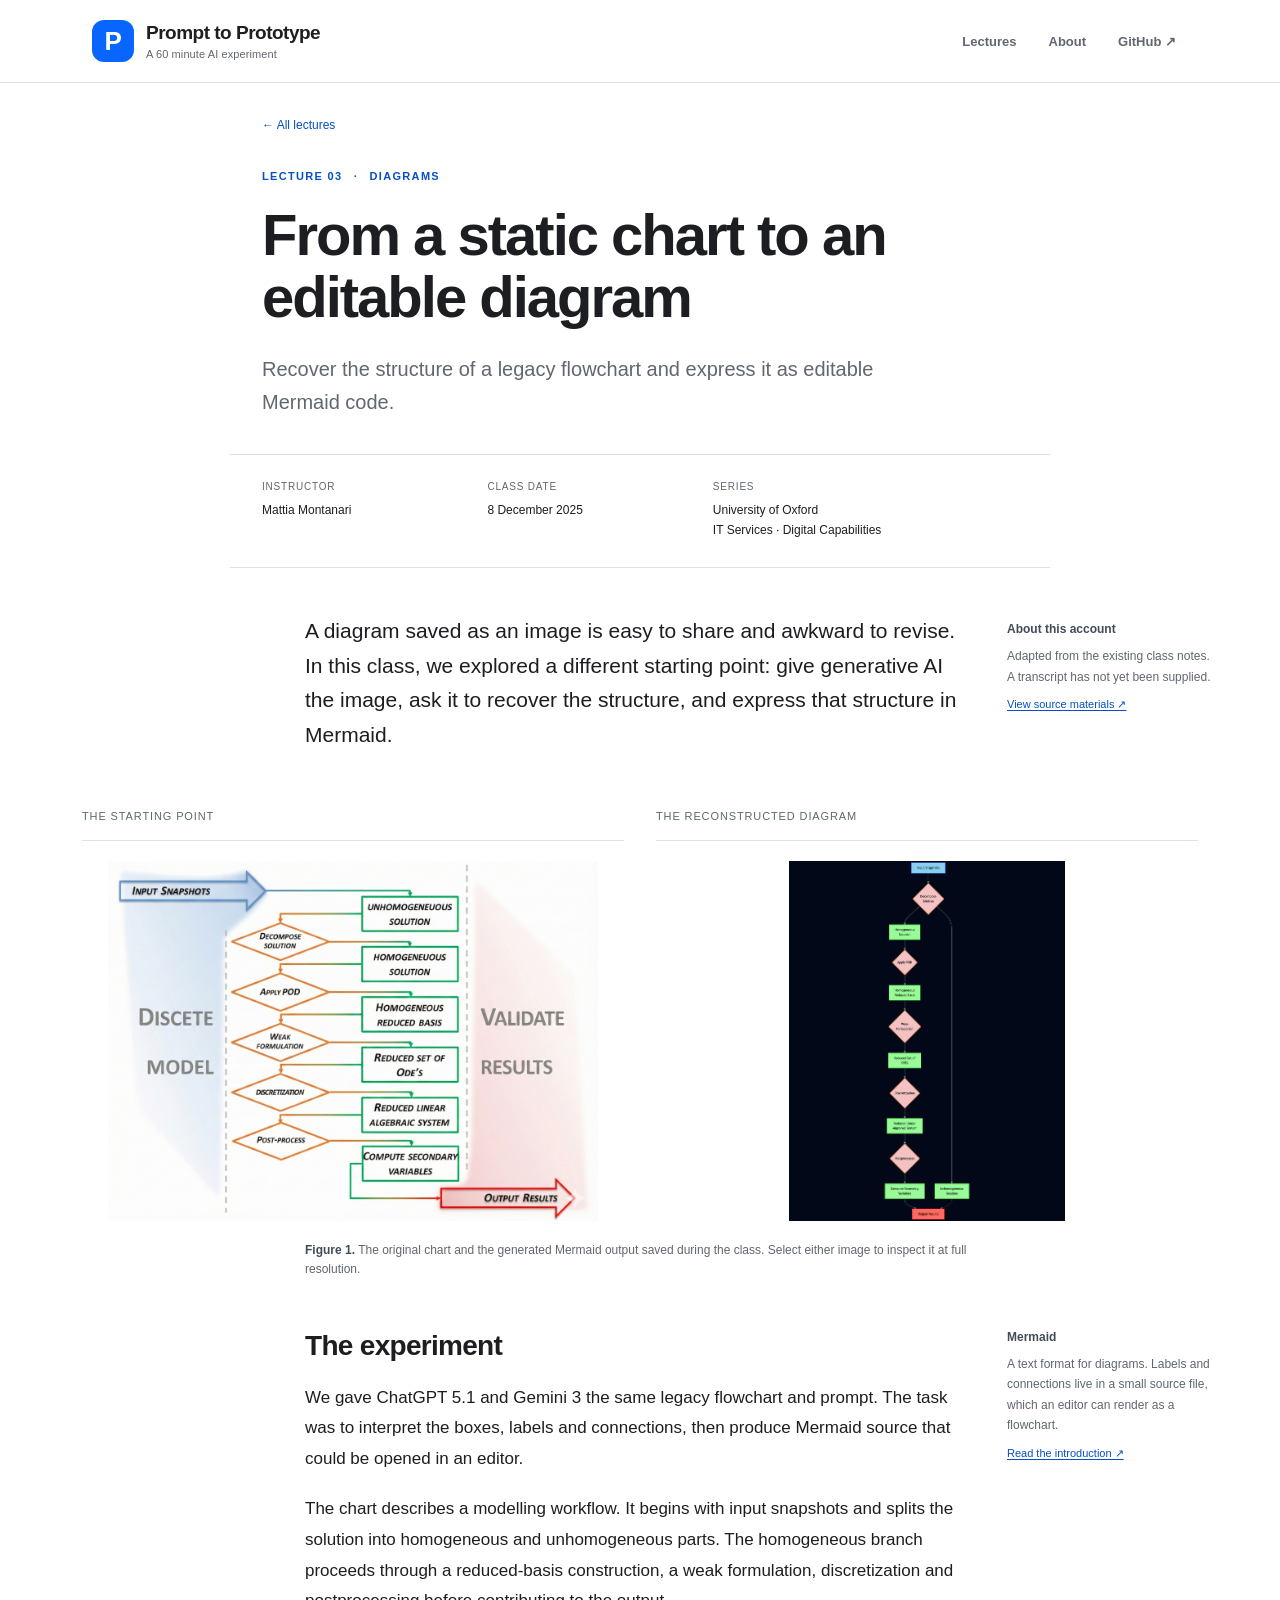
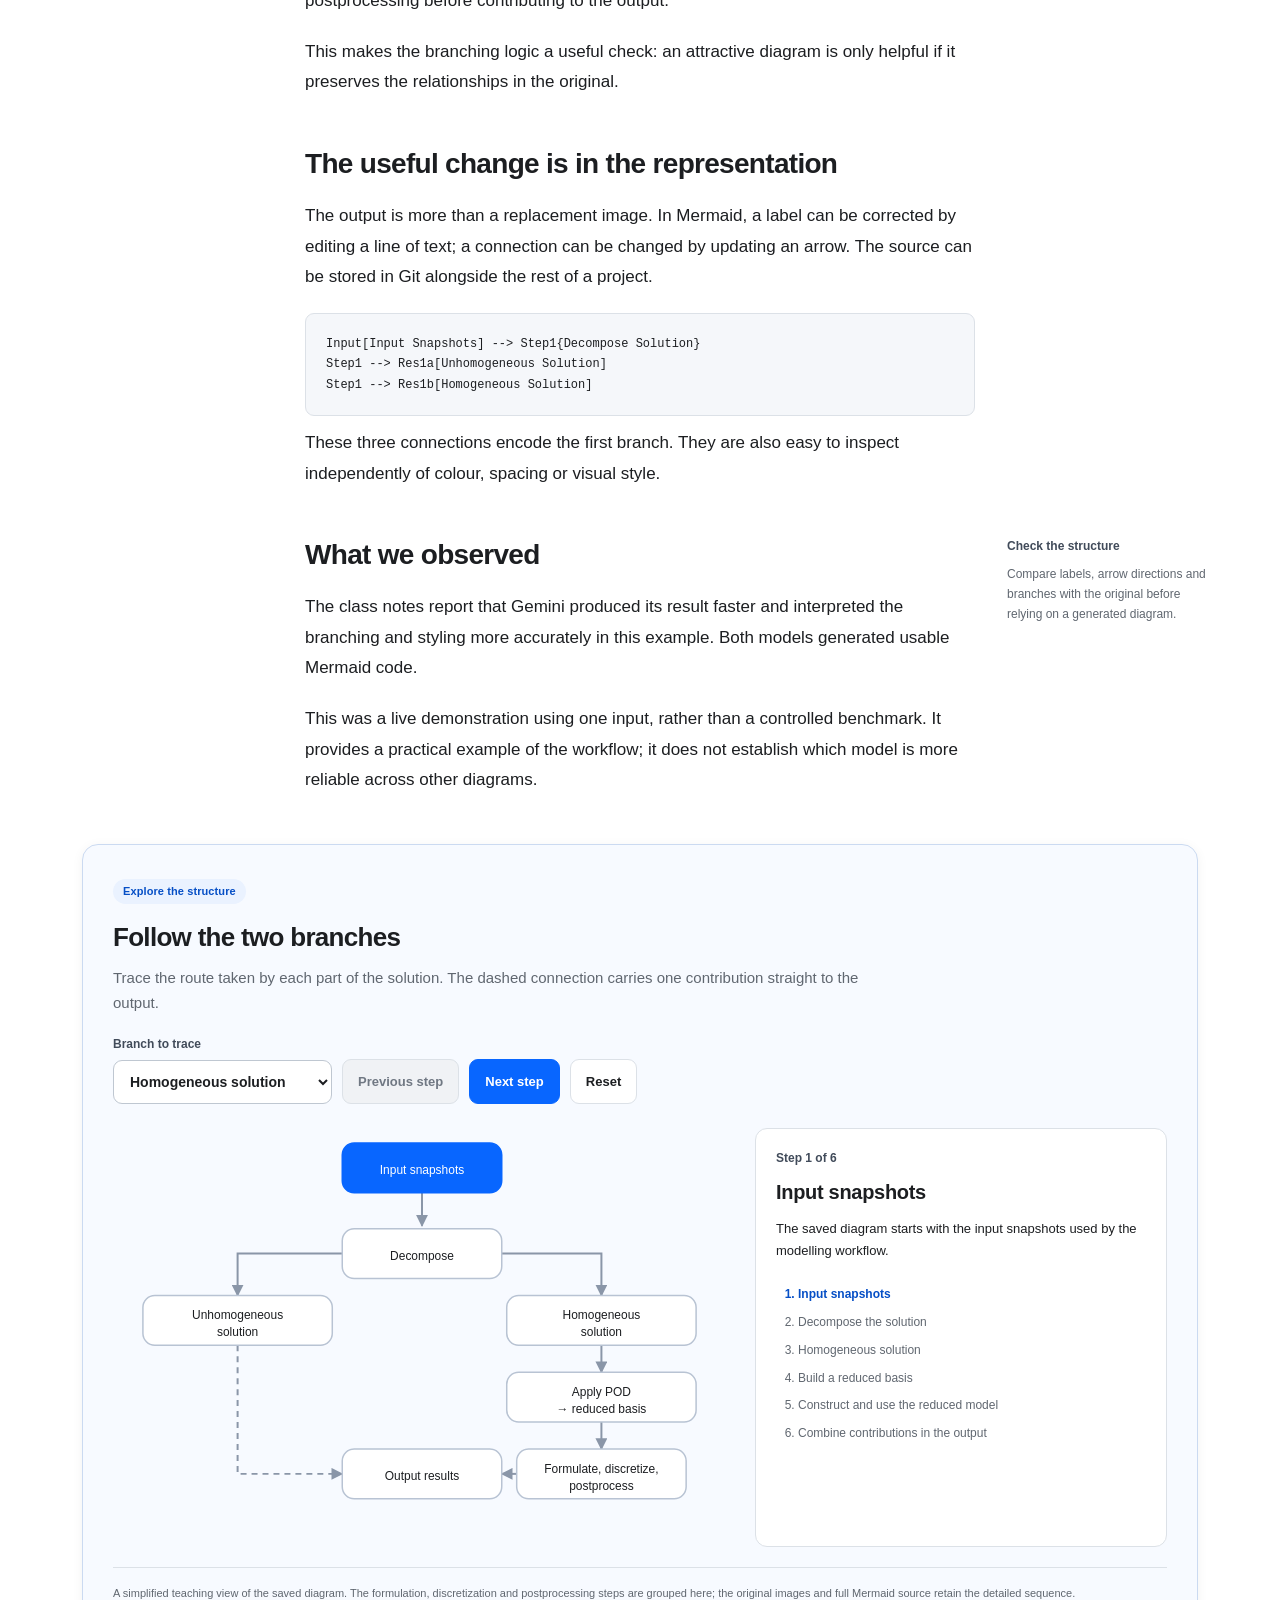
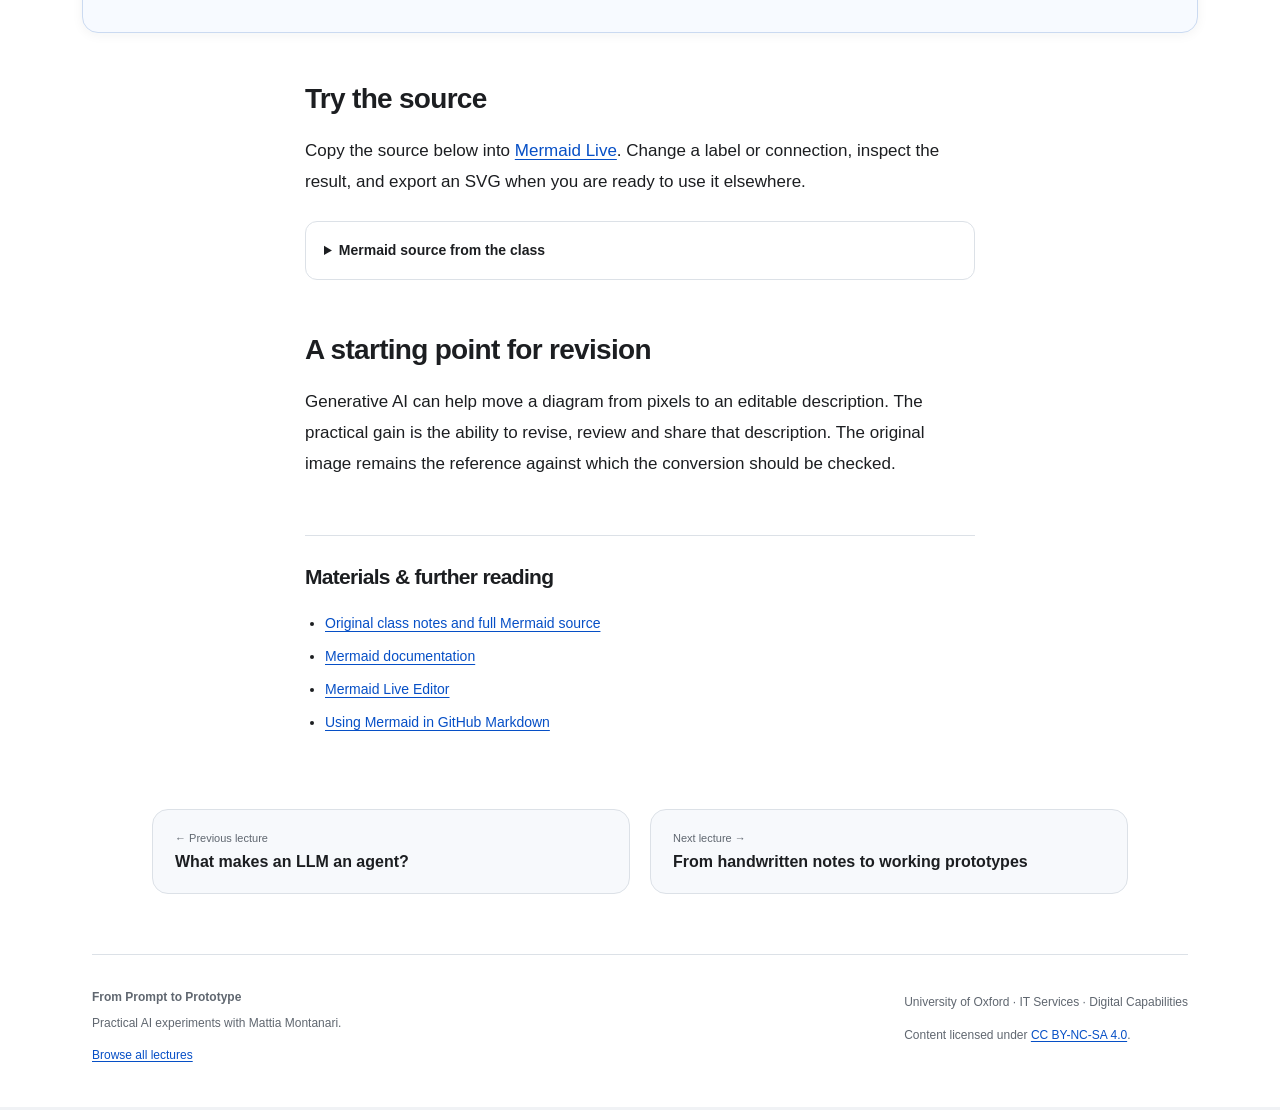
<file: site/lectures/2025-12-08/index.html>
<!doctype html>
<html lang="en"><head><meta charset="utf-8"><meta name="viewport" content="width=device-width, initial-scale=1">
<meta name="description" content="Recover the structure of a legacy flowchart and express it as editable Mermaid code."><meta name="theme-color" content="#0866ff">
<title>From a static chart to an editable diagram · Prompt to Prototype</title><link rel="icon" href="../../assets/favicon.svg" type="image/svg+xml">
<link rel="stylesheet" href="../../assets/style.css"><script src="../../assets/script.js" defer></script>
<script src="../../assets/learning.js" defer></script></head><body>
<a class="skip-link" href="#main">Skip to content</a>
<header class="site-header"><div class="header-inner">
<a class="wordmark" href="../../"><span class="brand-icon" aria-hidden="true">P</span><span>Prompt to Prototype<small>A 60 minute AI experiment</small></span></a>
<nav aria-label="Main navigation"><a href="../../">Lectures</a><a href="../../#about">About</a><a class="materials-link" href="https://github.com/MattiaMontanari/prompt-to-prototype-series">GitHub <span aria-hidden="true">↗</span></a></nav>
</div></header>
<main id="main"><div class="article-heading"><a class="back-link" href="../../">← All lectures</a><p class="eyebrow">Lecture 03 <span>·</span> Diagrams</p><h1>From a static chart to an editable diagram</h1><p class="dek">Recover the structure of a legacy flowchart and express it as editable Mermaid code.</p></div>
<div class="byline"><div><span class="meta-label">Instructor</span><span>Mattia Montanari</span></div><div><span class="meta-label">Class date</span><time datetime="2025-12-08">8 December 2025</time></div><div><span class="meta-label">Series</span><span>University of Oxford<br>IT Services · Digital Capabilities</span></div></div>
<article class="article-grid">
      <p class="lead">A diagram saved as an image is easy to share and awkward to revise. In this class, we explored a different starting point: give generative AI the image, ask it to recover the structure, and express that structure in Mermaid.</p>
      <aside class="margin-note source-note"><strong>About this account</strong><p>Adapted from the existing class notes. A transcript has not yet been supplied.</p><a href="https://github.com/MattiaMontanari/prompt-to-prototype-series/tree/main/2025-12-08">View source materials ↗</a></aside>

      <figure class="wide comparison">
        <div class="comparison-images">
          <div><span class="figure-label">The starting point</span><a href="../../assets/original-diagram.png"><img src="../../assets/original-diagram.png" width="2400" height="1760" alt="Original flowchart of a reduced-order modelling process, from input snapshots through decomposition, POD, formulation, discretization and postprocessing." fetchpriority="high"></a></div>
          <div><span class="figure-label">The reconstructed diagram</span><a href="../../assets/mermaid-diagram.png"><img src="../../assets/mermaid-diagram.png" width="1203" height="1564" alt="Generated Mermaid flowchart showing the process as connected coloured nodes, including the homogeneous and unhomogeneous solution branches."></a></div>
        </div>
        <figcaption><span class="caption-number">Figure 1.</span> The original chart and the generated Mermaid output saved during the class. Select either image to inspect it at full resolution.</figcaption>
      </figure>

      <section id="experiment">
        <h2>The experiment</h2>
        <p>We gave ChatGPT 5.1 and Gemini 3 the same legacy flowchart and prompt. The task was to interpret the boxes, labels and connections, then produce Mermaid source that could be opened in an editor.</p>
        <p>The chart describes a modelling workflow. It begins with input snapshots and splits the solution into homogeneous and unhomogeneous parts. The homogeneous branch proceeds through a reduced-basis construction, a weak formulation, discretization and postprocessing before contributing to the output.</p>
        <p>This makes the branching logic a useful check: an attractive diagram is only helpful if it preserves the relationships in the original.</p>
      </section>
      <aside class="margin-note"><strong>Mermaid</strong><p>A text format for diagrams. Labels and connections live in a small source file, which an editor can render as a flowchart.</p><a href="https://mermaid.js.org/intro/">Read the introduction ↗</a></aside>

      <section id="representation">
        <h2>The useful change is in the representation</h2>
        <p>The output is more than a replacement image. In Mermaid, a label can be corrected by editing a line of text; a connection can be changed by updating an arrow. The source can be stored in Git alongside the rest of a project.</p>
        <pre class="small-example"><code>Input[Input Snapshots] --&gt; Step1{Decompose Solution}
Step1 --&gt; Res1a[Unhomogeneous Solution]
Step1 --&gt; Res1b[Homogeneous Solution]</code></pre>
        <p>These three connections encode the first branch. They are also easy to inspect independently of colour, spacing or visual style.</p>
      </section>

      <section id="observations">
        <h2>What we observed</h2>
        <p>The class notes report that Gemini produced its result faster and interpreted the branching and styling more accurately in this example. Both models generated usable Mermaid code.</p>
        <p>This was a live demonstration using one input, rather than a controlled benchmark. It provides a practical example of the workflow; it does not establish which model is more reliable across other diagrams.</p>
      </section>
      <aside class="margin-note"><strong>Check the structure</strong><p>Compare labels, arrow directions and branches with the original before relying on a generated diagram.</p></aside>

      <section class="wide learning-tool" id="flow-lab" aria-labelledby="flow-lab-title"><div class="tool-heading"><span class="badge">Explore the structure</span><h2 id="flow-lab-title">Follow the two branches</h2><p>Trace the route taken by each part of the solution. The dashed connection carries one contribution straight to the output.</p></div><div class="tool-controls"><label for="flow-branch">Branch to trace<select id="flow-branch"><option value="homogeneous">Homogeneous solution</option><option value="unhomogeneous">Unhomogeneous solution</option></select></label><button id="flow-back" type="button" disabled>Previous step</button><button id="flow-next" class="primary-button" type="button">Next step</button><button id="flow-reset" type="button">Reset</button></div>
<p class="diagram-hint">Swipe or scroll across the diagram to see both branches. The current step stays in view as you advance.</p><div class="lab-columns flow-columns"><div class="flow-viewport" tabindex="0" role="region" aria-label="Scrollable modelling flowchart"><svg id="flow-diagram" viewBox="0 0 620 420" role="img" aria-labelledby="flow-svg-title flow-svg-desc"><title id="flow-svg-title">Simplified modelling flowchart</title><desc id="flow-svg-desc">Input snapshots are decomposed into two branches. The homogeneous branch passes through POD and model construction. The unhomogeneous branch connects directly to output.</desc><defs><marker id="flow-arrow" viewBox="0 0 10 10" refX="9" refY="5" markerWidth="6" markerHeight="6" orient="auto-start-reverse"><path d="M 0 0 L 10 5 L 0 10 z" fill="#8a96a8"/></marker></defs>
<g class="flow-edges" fill="none" stroke-width="2" marker-end="url(#flow-arrow)"><path data-from="input" data-to="split" d="M310 65 V98"/><path data-from="split" data-to="unhomogeneous" d="M250 126 H125 V168"/><path data-from="split" data-to="homogeneous" d="M370 126 H490 V168"/><path data-from="homogeneous" data-to="pod" d="M490 218 V245"/><path data-from="pod" data-to="model" d="M490 295 V322"/><path data-from="model" data-to="output" d="M405 347 H390"/><path data-from="unhomogeneous" data-to="output" d="M125 218 V347 H230" stroke-dasharray="6 5"/></g>
<g class="flow-node" data-node="input"><rect x="230" y="15" width="160" height="50" rx="12"/><text x="310" y="46">Input snapshots</text></g><g class="flow-node" data-node="split"><rect x="230" y="101" width="160" height="50" rx="12"/><text x="310" y="132">Decompose</text></g>
<g class="flow-node" data-node="unhomogeneous"><rect x="30" y="168" width="190" height="50" rx="12"/><text x="125" y="192"><tspan x="125">Unhomogeneous</tspan><tspan x="125" dy="17">solution</tspan></text></g><g class="flow-node" data-node="homogeneous"><rect x="395" y="168" width="190" height="50" rx="12"/><text x="490" y="192"><tspan x="490">Homogeneous</tspan><tspan x="490" dy="17">solution</tspan></text></g>
<g class="flow-node" data-node="pod"><rect x="395" y="245" width="190" height="50" rx="12"/><text x="490" y="269"><tspan x="490">Apply POD</tspan><tspan x="490" dy="17">→ reduced basis</tspan></text></g><g class="flow-node" data-node="model"><rect x="405" y="322" width="170" height="50" rx="12"/><text x="490" y="346"><tspan x="490">Formulate, discretize,</tspan><tspan x="490" dy="17">postprocess</tspan></text></g><g class="flow-node" data-node="output"><rect x="230" y="322" width="160" height="50" rx="12"/><text x="310" y="353">Output results</text></g></svg></div>
<div class="trace-panel"><span class="field-label" id="flow-progress">Step 1 of 6</span><h3 id="flow-title">Input snapshots</h3><p id="flow-explanation" role="status">The saved diagram starts with the input snapshots used by the modelling workflow.</p><ol id="flow-route" class="route-list"></ol></div></div><p class="tool-note">A simplified teaching view of the saved diagram. The formulation, discretization and postprocessing steps are grouped here; the original images and full Mermaid source retain the detailed sequence.</p></section><section id="try-it">
        <h2>Try the source</h2>
        <p>Copy the source below into <a href="https://mermaid.live/">Mermaid Live</a>. Change a label or connection, inspect the result, and export an SVG when you are ready to use it elsewhere.</p>
        <details class="source-code">
          <summary>Mermaid source from the class</summary>
          <div class="code-toolbar"><button id="copy-source" data-copy-target="mermaid-source" type="button" hidden>Copy source</button><span id="copy-status" role="status" aria-live="polite"></span></div>
          <pre><code id="mermaid-source">flowchart TD

    %% Define Styles using a Pantone-inspired palette
    classDef inputNode fill:#89CFF0,stroke:#2B60DE,stroke-width:2px,color:black;
    classDef actionNode fill:#F4C2C2,stroke:#D2691E,stroke-width:2px,color:black,shape:diamond;
    classDef resultNode fill:#98FB98,stroke:#006400,stroke-width:2px,color:black;
    classDef outputNode fill:#FF6961,stroke:#8B0000,stroke-width:2px,color:black;

    Input[Input Snapshots]:::inputNode
    Output[Output Results]:::outputNode
    Step1{Decompose&lt;br/&gt;Solution}:::actionNode
    Res1a[Unhomogeneous&lt;br/&gt;Solution]:::resultNode
    Res1b[Homogeneous&lt;br/&gt;Solution]:::resultNode
    Step2{Apply POD}:::actionNode
    Res2[Homogeneous&lt;br/&gt;Reduced Basis]:::resultNode
    Step3{Weak&lt;br/&gt;Formulation}:::actionNode
    Res3[Reduced Set of&lt;br/&gt;ODEs]:::resultNode
    Step4{Discretization}:::actionNode
    Res4[Reduced Linear&lt;br/&gt;Algebraic System]:::resultNode
    Step5{Postprocesses}:::actionNode
    Res5[Compute Secondary&lt;br/&gt;Variables]:::resultNode

    Input --&gt; Step1
    Step1 --&gt; Res1a
    Step1 --&gt; Res1b
    Res1b --&gt; Step2
    Step2 --&gt; Res2
    Res2 --&gt; Step3
    Step3 --&gt; Res3
    Res3 --&gt; Step4
    Step4 --&gt; Res4
    Res4 --&gt; Step5
    Step5 --&gt; Res5
    Res5 --&gt; Output
    Res1a -.-&gt; Output</code></pre>
        </details>
      </section>

      <section id="takeaway">
        <h2>A starting point for revision</h2>
        <p>Generative AI can help move a diagram from pixels to an editable description. The practical gain is the ability to revise, review and share that description. The original image remains the reference against which the conversion should be checked.</p>
      </section>

      <section class="references" id="references">
        <h2>Materials &amp; further reading</h2>
        <ul>
          <li><a href="https://github.com/MattiaMontanari/prompt-to-prototype-series/blob/main/2025-12-08/README.md">Original class notes and full Mermaid source</a></li>
          <li><a href="https://mermaid.js.org/intro/">Mermaid documentation</a></li>
          <li><a href="https://mermaid.live/">Mermaid Live Editor</a></li>
          <li><a href="https://github.blog/2022-02-14-include-diagrams-markdown-files-mermaid/">Using Mermaid in GitHub Markdown</a></li>
        </ul>
      </section>
    </article>
<nav class="lecture-navigation" aria-label="Adjacent lectures"><a href="../2025-12-01/"><span>← Previous lecture</span><strong>What makes an LLM an agent?</strong></a><a href="../2025-12-15/"><span>Next lecture →</span><strong>From handwritten notes to working prototypes</strong></a></nav></main><footer class="site-footer"><div><strong>From Prompt to Prototype</strong><p>Practical AI experiments with Mattia Montanari.</p><a href="../../">Browse all lectures</a></div><div><p>University of Oxford · IT Services · Digital Capabilities</p><p>Content licensed under <a rel="license" href="https://creativecommons.org/licenses/by-nc-sa/4.0/">CC BY-NC-SA 4.0</a>.</p></div></footer>
</body></html>
</file>
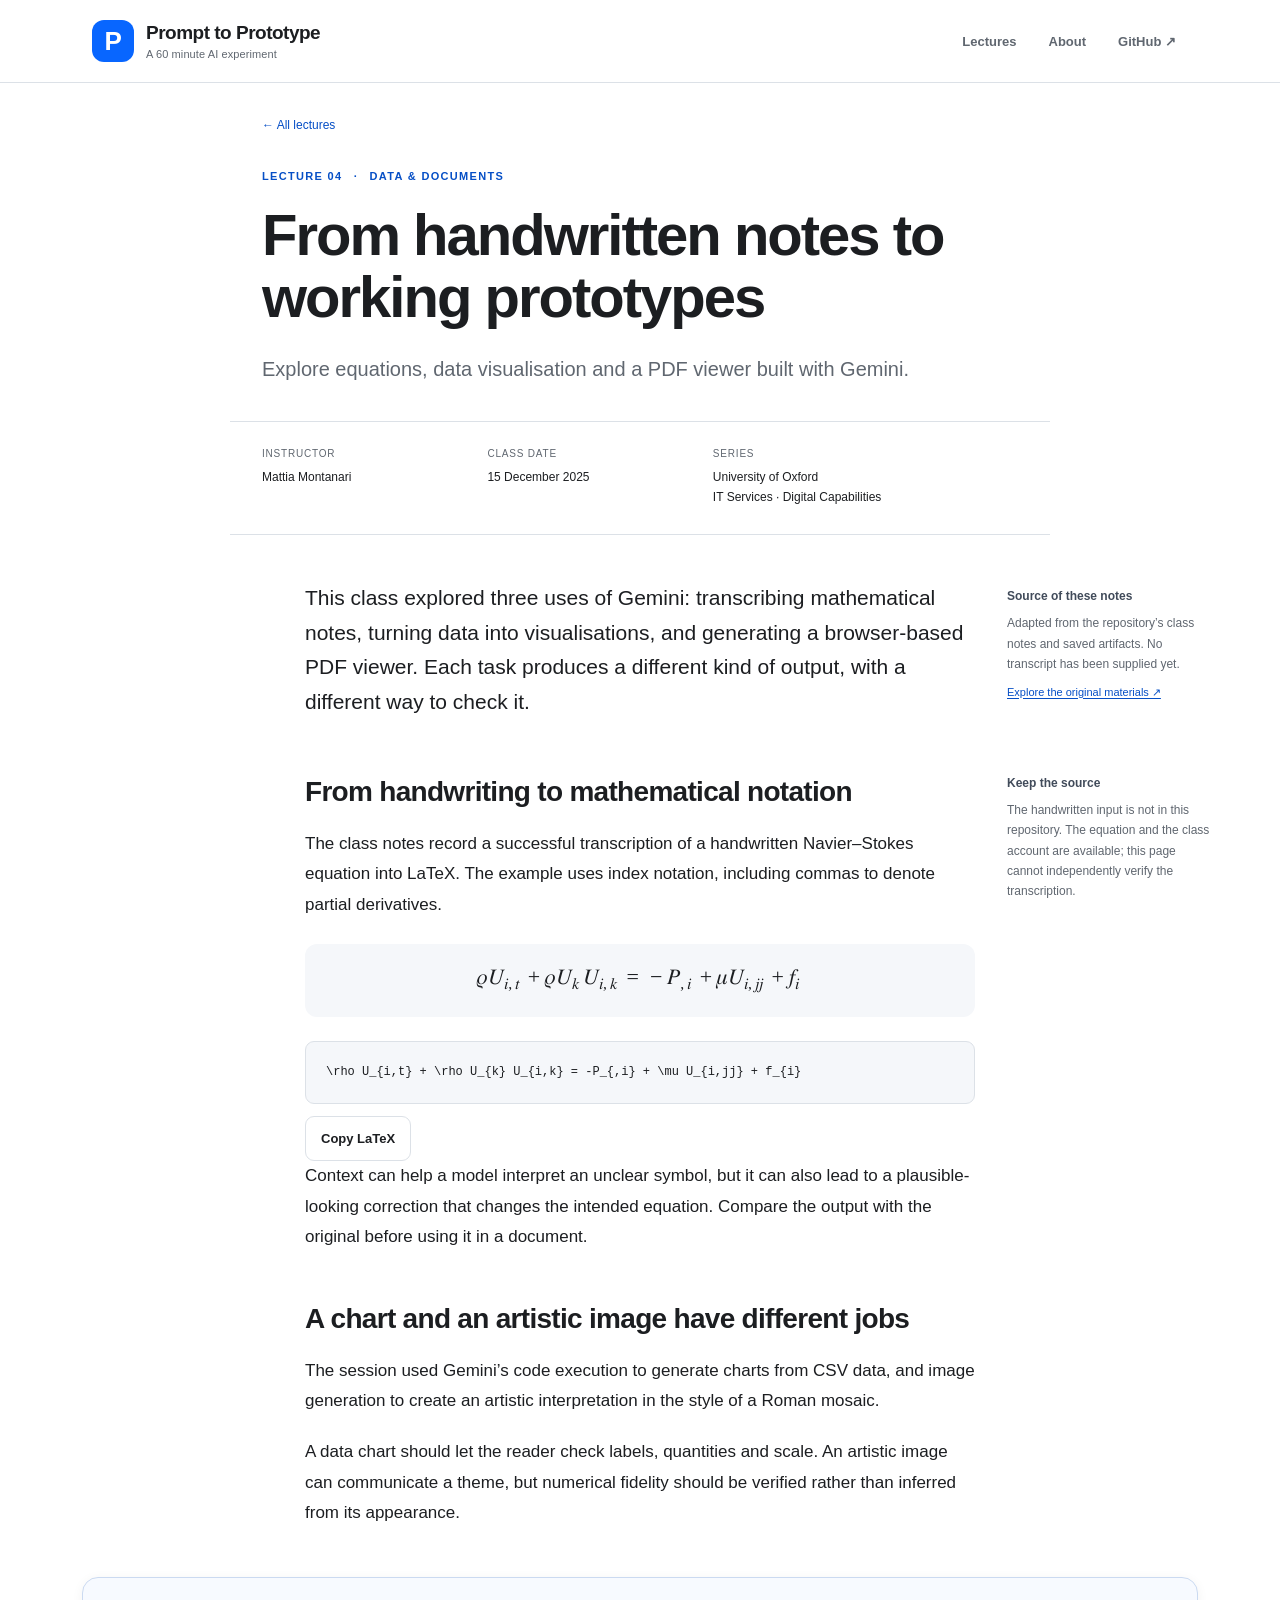
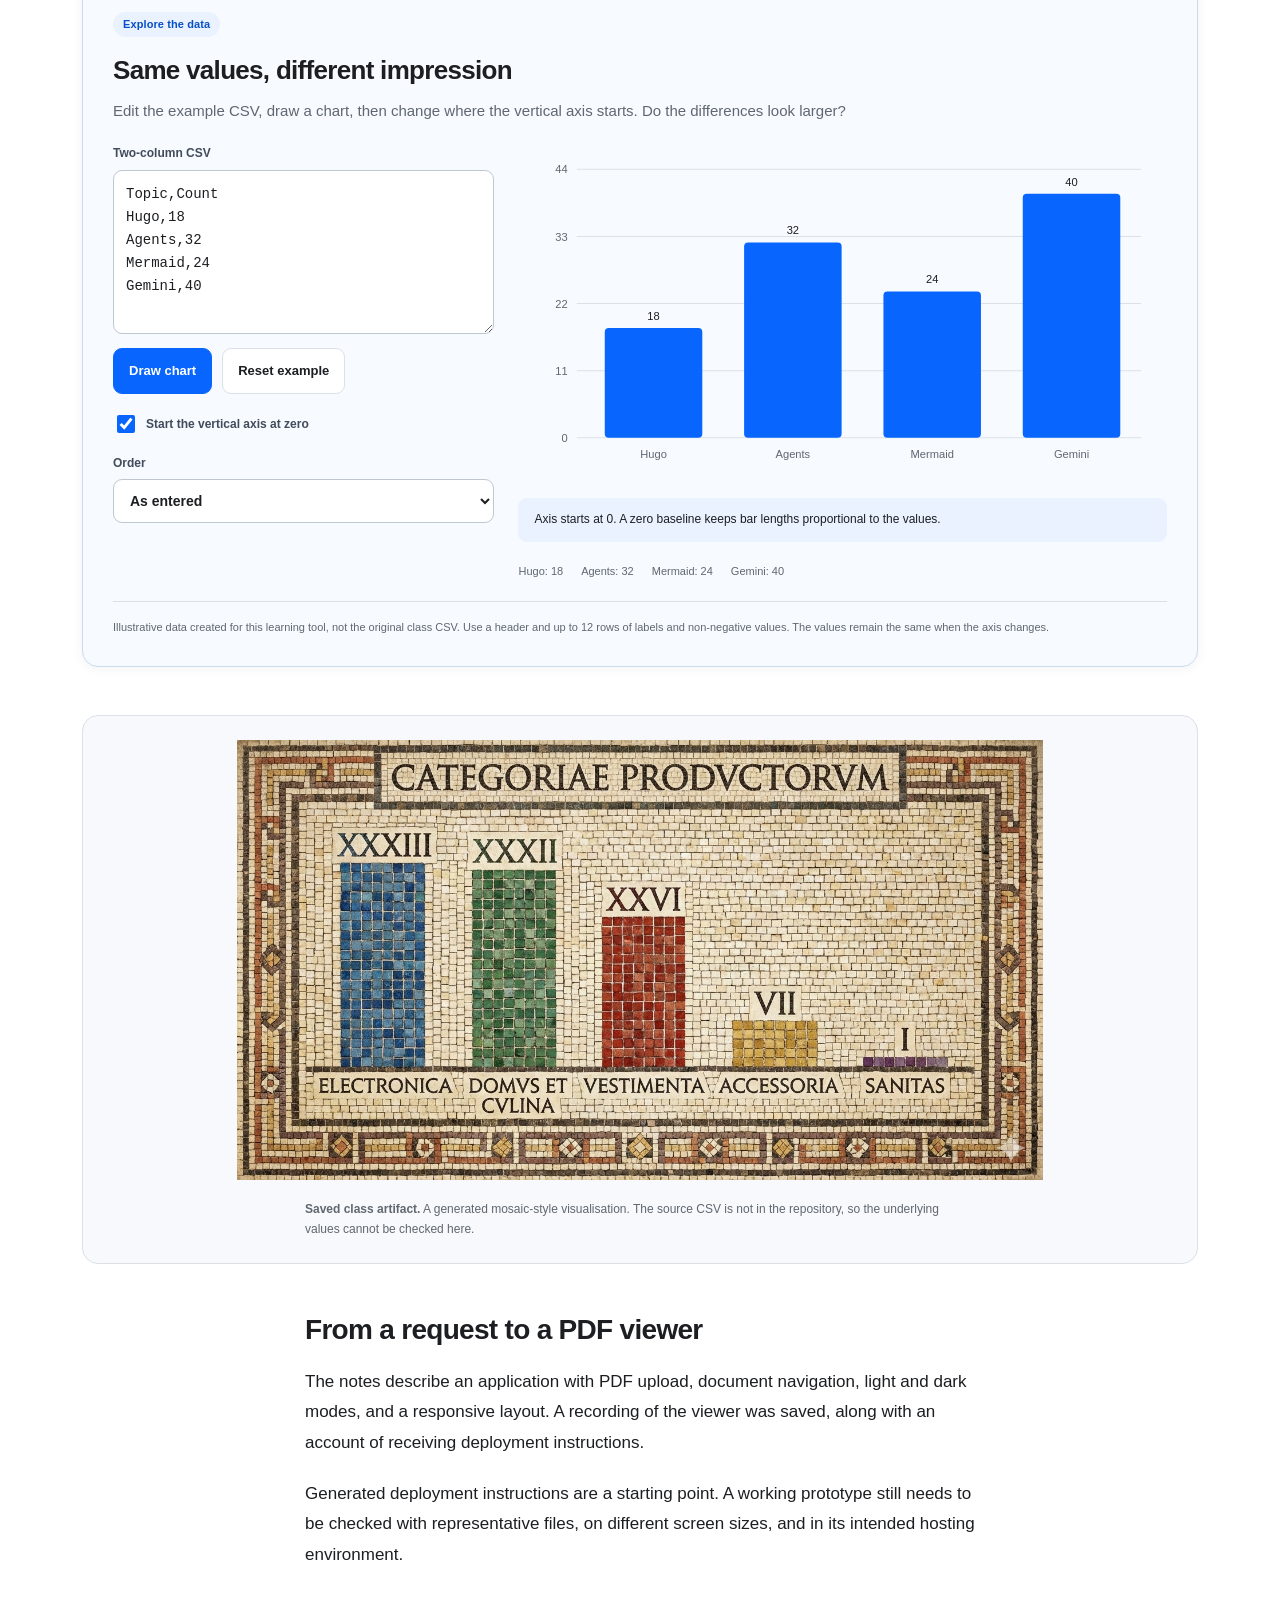
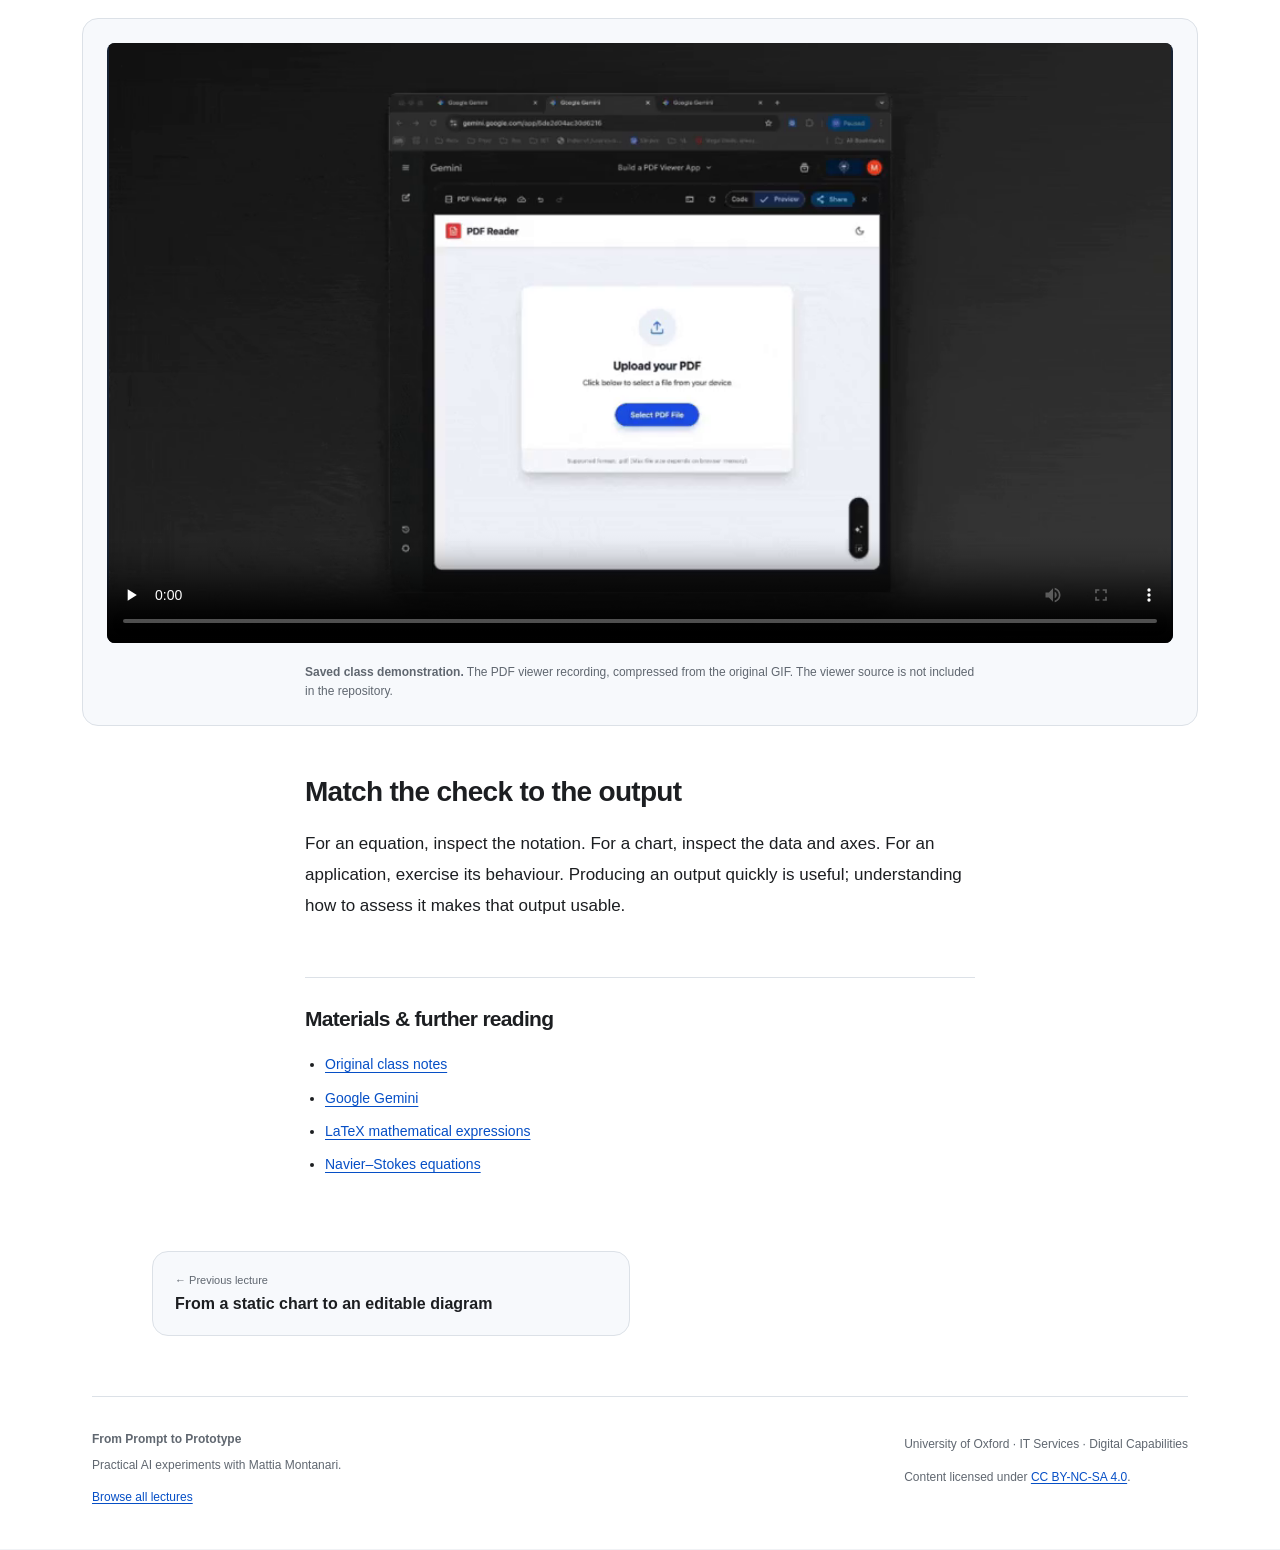
<file: site/lectures/2025-12-15/index.html>
<!doctype html>
<html lang="en"><head><meta charset="utf-8"><meta name="viewport" content="width=device-width, initial-scale=1">
<meta name="description" content="Explore equations, data visualisation and a PDF viewer built with Gemini."><meta name="theme-color" content="#0866ff">
<title>From handwritten notes to working prototypes · Prompt to Prototype</title><link rel="icon" href="../../assets/favicon.svg" type="image/svg+xml">
<link rel="stylesheet" href="../../assets/style.css"><script src="../../assets/script.js" defer></script>
<script src="../../assets/learning.js" defer></script></head><body>
<a class="skip-link" href="#main">Skip to content</a>
<header class="site-header"><div class="header-inner">
<a class="wordmark" href="../../"><span class="brand-icon" aria-hidden="true">P</span><span>Prompt to Prototype<small>A 60 minute AI experiment</small></span></a>
<nav aria-label="Main navigation"><a href="../../">Lectures</a><a href="../../#about">About</a><a class="materials-link" href="https://github.com/MattiaMontanari/prompt-to-prototype-series">GitHub <span aria-hidden="true">↗</span></a></nav>
</div></header>
<main id="main"><div class="article-heading"><a class="back-link" href="../../">← All lectures</a><p class="eyebrow">Lecture 04 <span>·</span> Data & documents</p><h1>From handwritten notes to working prototypes</h1><p class="dek">Explore equations, data visualisation and a PDF viewer built with Gemini.</p></div>
<div class="byline"><div><span class="meta-label">Instructor</span><span>Mattia Montanari</span></div><div><span class="meta-label">Class date</span><time datetime="2025-12-15">15 December 2025</time></div><div><span class="meta-label">Series</span><span>University of Oxford<br>IT Services · Digital Capabilities</span></div></div>
<article class="article-grid"><p class="lead">This class explored three uses of Gemini: transcribing mathematical notes, turning data into visualisations, and generating a browser-based PDF viewer. Each task produces a different kind of output, with a different way to check it.</p><aside class="margin-note source-note"><strong>Source of these notes</strong><p>Adapted from the repository’s class notes and saved artifacts. No transcript has been supplied yet.</p><a href="https://github.com/MattiaMontanari/prompt-to-prototype-series/tree/main/2025-12-15">Explore the original materials ↗</a></aside>
<section id="equations"><h2>From handwriting to mathematical notation</h2><p>The class notes record a successful transcription of a handwritten Navier–Stokes equation into LaTeX. The example uses index notation, including commas to denote partial derivatives.</p><div class="equation" aria-label="rho U i comma t plus rho U k U i comma k equals minus P comma i plus mu U i comma j j plus f i"><math display="block" xmlns="http://www.w3.org/1998/Math/MathML"><mrow><mi>ρ</mi><msub><mi>U</mi><mrow><mi>i</mi><mo>,</mo><mi>t</mi></mrow></msub><mo>+</mo><mi>ρ</mi><msub><mi>U</mi><mi>k</mi></msub><msub><mi>U</mi><mrow><mi>i</mi><mo>,</mo><mi>k</mi></mrow></msub><mo>=</mo><mo>−</mo><msub><mi>P</mi><mrow><mo>,</mo><mi>i</mi></mrow></msub><mo>+</mo><mi>μ</mi><msub><mi>U</mi><mrow><mi>i</mi><mo>,</mo><mi>j</mi><mi>j</mi></mrow></msub><mo>+</mo><msub><mi>f</mi><mi>i</mi></msub></mrow></math></div><pre><code id="latex-source">\rho U_{i,t} + \rho U_{k} U_{i,k} = -P_{,i} + \mu U_{i,jj} + f_{i}</code></pre><button type="button" data-copy-target="latex-source" hidden>Copy LaTeX</button><span class="copy-status" role="status"></span><p>Context can help a model interpret an unclear symbol, but it can also lead to a plausible-looking correction that changes the intended equation. Compare the output with the original before using it in a document.</p></section><aside class="margin-note"><strong>Keep the source</strong><p>The handwritten input is not in this repository. The equation and the class account are available; this page cannot independently verify the transcription.</p></aside>
<section id="visualisation"><h2>A chart and an artistic image have different jobs</h2><p>The session used Gemini’s code execution to generate charts from CSV data, and image generation to create an artistic interpretation in the style of a Roman mosaic.</p><p>A data chart should let the reader check labels, quantities and scale. An artistic image can communicate a theme, but numerical fidelity should be verified rather than inferred from its appearance.</p></section>
<section class="wide learning-tool" id="chart-lab" aria-labelledby="chart-lab-title"><div class="tool-heading"><span class="badge">Explore the data</span><h2 id="chart-lab-title">Same values, different impression</h2><p>Edit the example CSV, draw a chart, then change where the vertical axis starts. Do the differences look larger?</p></div><div class="lab-columns chart-columns"><div><label for="chart-csv">Two-column CSV</label><textarea id="chart-csv" rows="6" maxlength="6000" aria-describedby="chart-error" spellcheck="false">Topic,Count
Hugo,18
Agents,32
Mermaid,24
Gemini,40</textarea><div class="tool-controls"><button id="chart-update" class="primary-button" type="button">Draw chart</button><button id="chart-reset" type="button">Reset example</button></div><p id="chart-error" class="error-message" role="alert"></p><label class="checkbox-label"><input id="chart-zero" type="checkbox" checked> Start the vertical axis at zero</label><label for="chart-sort">Order<select id="chart-sort"><option value="source">As entered</option><option value="descending">Highest value first</option></select></label></div><div><svg id="data-chart" viewBox="0 0 640 350" role="img" aria-labelledby="chart-svg-title chart-svg-desc"><title id="chart-svg-title">Illustrative topic counts</title><desc id="chart-svg-desc">Example data: Hugo 18, Agents 32, Mermaid 24 and Gemini 40. JavaScript draws the editable chart.</desc></svg><p id="chart-insight" class="chart-insight" role="status"></p><ul id="chart-values" class="chart-values"><li>Hugo: 18</li><li>Agents: 32</li><li>Mermaid: 24</li><li>Gemini: 40</li></ul></div></div><p class="tool-note">Illustrative data created for this learning tool, not the original class CSV. Use a header and up to 12 rows of labels and non-negative values. The values remain the same when the axis changes.</p><noscript><p>Enable JavaScript to draw the chart. The example values are listed above.</p></noscript></section>
<figure class="wide artifact mosaic"><img src="../../assets/gemini-mosaic.png" alt="Mosaic-style image generated by Gemini as an artistic interpretation of data during the class." width="1408" height="768" loading="lazy"><figcaption><strong>Saved class artifact.</strong> A generated mosaic-style visualisation. The source CSV is not in the repository, so the underlying values cannot be checked here.</figcaption></figure>
<section id="pdf-viewer"><h2>From a request to a PDF viewer</h2><p>The notes describe an application with PDF upload, document navigation, light and dark modes, and a responsive layout. A recording of the viewer was saved, along with an account of receiving deployment instructions.</p><p>Generated deployment instructions are a starting point. A working prototype still needs to be checked with representative files, on different screen sizes, and in its intended hosting environment.</p></section>
<figure class="wide artifact"><video poster="../../assets/pdf-viewer-poster.png" controls preload="none" playsinline width="960" height="540" aria-label="Recorded demonstration of the PDF viewer"><source src="../../assets/pdf-viewer-demo.mp4" type="video/mp4"><a href="../../assets/pdf-viewer-demo.mp4">Download the PDF viewer recording</a></video><figcaption><strong>Saved class demonstration.</strong> The PDF viewer recording, compressed from the original GIF. The viewer source is not included in the repository.</figcaption></figure>
<section id="takeaway"><h2>Match the check to the output</h2><p>For an equation, inspect the notation. For a chart, inspect the data and axes. For an application, exercise its behaviour. Producing an output quickly is useful; understanding how to assess it makes that output usable.</p></section>
<section class="references" id="references"><h2>Materials &amp; further reading</h2><ul><li><a href="https://github.com/MattiaMontanari/prompt-to-prototype-series/blob/main/2025-12-15/README.md">Original class notes</a></li><li><a href="https://gemini.google.com/">Google Gemini</a></li><li><a href="https://www.overleaf.com/learn/latex/Mathematical_expressions">LaTeX mathematical expressions</a></li><li><a href="https://en.wikipedia.org/wiki/Navier%E2%80%93Stokes_equations">Navier–Stokes equations</a></li></ul></section></article>
<nav class="lecture-navigation" aria-label="Adjacent lectures"><a href="../2025-12-08/"><span>← Previous lecture</span><strong>From a static chart to an editable diagram</strong></a></nav></main><footer class="site-footer"><div><strong>From Prompt to Prototype</strong><p>Practical AI experiments with Mattia Montanari.</p><a href="../../">Browse all lectures</a></div><div><p>University of Oxford · IT Services · Digital Capabilities</p><p>Content licensed under <a rel="license" href="https://creativecommons.org/licenses/by-nc-sa/4.0/">CC BY-NC-SA 4.0</a>.</p></div></footer>
</body></html>
</file>
<file: site/assets/style.css>
:root {
  color-scheme: light;
  --blue: #0866ff;
  --blue-dark: #064fc6;
  --blue-soft: #eaf2ff;
  --ink: #1c1e21;
  --muted: #606770;
  --line: #dce1e7;
  --canvas: #f0f2f5;
  --surface: #fff;
  --radius: 16px;
  --shadow: 0 2px 12px rgb(28 30 33 / 5%);
  font-family: -apple-system, BlinkMacSystemFont, "Segoe UI", Helvetica, Arial, sans-serif;
  color: var(--ink);
  background: var(--canvas);
}
* { box-sizing: border-box; }
[hidden] { display: none !important; }
body { margin: 0; }
a { color: var(--blue-dark); text-underline-offset: .2em; }
a:hover { color: #033989; }
a, button, input, select, textarea, summary { -webkit-tap-highlight-color: transparent; }
a:focus-visible, button:focus-visible, input:focus-visible, select:focus-visible, textarea:focus-visible, summary:focus-visible { outline: 3px solid var(--blue); outline-offset: 4px; }
p { margin: 0 0 20px; }
h1, h2, h3 { color: var(--ink); }
h1 { font-size: clamp(34px, 4.8vw, 58px); line-height: 1.08; letter-spacing: -2px; margin: 0 0 24px; font-weight: 750; }
h2 { font-size: 28px; line-height: 1.25; letter-spacing: -.7px; margin: 0 0 20px; font-weight: 700; }
h3 { font-size: 20px; line-height: 1.35; letter-spacing: -.3px; }
.skip-link { position: absolute; top: -5rem; left: 1rem; padding: .8rem; background: var(--surface); z-index: 5; }
.skip-link:focus { top: 1rem; }
.site-header { background: var(--surface); border-bottom: 1px solid var(--line); }
.header-inner { max-width: 1160px; margin: auto; padding: 20px 32px; display: flex; align-items: center; justify-content: space-between; gap: 24px; }
.wordmark { display: flex; gap: 12px; align-items: center; color: var(--ink); text-decoration: none; font-weight: 750; font-size: 19px; letter-spacing: -.5px; }
.brand-icon { display: grid; place-items: center; width: 42px; height: 42px; border-radius: 12px; color: white; background: var(--blue); font-size: 26px; }
.wordmark small { display: block; font-size: 11px; color: var(--muted); font-weight: 400; letter-spacing: .1px; margin-top: 4px; }
.site-header nav { display: flex; gap: 8px; align-items: center; }
.site-header nav a { font-size: 13px; font-weight: 600; color: var(--muted); padding: 10px 12px; border-radius: 9px; text-decoration: none; }
.site-header nav a:hover, .site-header nav [aria-current="page"] { color: var(--blue-dark); background: var(--blue-soft); }
.eyebrow { color: var(--muted); font-size: 11px; line-height: 1.6; letter-spacing: .12em; text-transform: uppercase; margin: 0 0 18px; font-weight: 600; }
.eyebrow span { margin: 0 7px; }
.dek { color: var(--muted); font-size: 20px; line-height: 1.65; margin: 0; max-width: 650px; }
.badge, .topic-tag { color: var(--blue-dark); background: var(--blue-soft); display: inline-block; padding: 5px 10px; border-radius: 20px; font-size: 11px; font-weight: 650; letter-spacing: .1px; line-height: 1.4; }
button, .primary-link { border: 1px solid var(--line); border-radius: 9px; background: var(--surface); color: var(--ink); font: inherit; font-size: 13px; font-weight: 600; min-height: 42px; padding: 10px 15px; cursor: pointer; }
button:hover { background: #e9edf2; }
button:disabled { cursor: default; color: #707883; background: #f0f2f5; }
.primary-button, .primary-link { background: var(--blue); color: white; border-color: var(--blue); }
.primary-button:hover, .primary-link:hover { background: var(--blue-dark); color: white; }
.primary-link { display: inline-flex; gap: 22px; align-items: center; text-decoration: none; padding: 14px 18px; }
.landing { max-width: 1160px; margin: auto; padding: 0 32px; }
.landing-hero { padding: 72px 0 58px; display: grid; grid-template-columns: 1.5fr 1fr; gap: 70px; align-items: center; }
.landing-hero h1 { font-size: clamp(45px, 5.8vw, 72px); letter-spacing: -2.8px; }
.landing-hero .dek { font-size: 18px; margin-bottom: 28px; }
.course-note { border: 1px solid var(--line); background: var(--surface); border-radius: var(--radius); box-shadow: var(--shadow); padding: 32px; }
.course-note h2 { margin: 20px 0 14px; font-size: 32px; }
.course-note p { font-size: 14px; color: var(--muted); line-height: 1.7; }
.course-stats { display: flex; gap: 38px; padding-top: 20px; border-top: 1px solid var(--line); }
.course-stats strong { font-size: 28px; letter-spacing: -1px; display: block; }
.course-stats span { color: var(--muted); font-size: 11px; display: block; margin-top: 5px; }
.catalogue { scroll-margin-top: 24px; padding-bottom: 60px; }
.section-heading { display: flex; align-items: center; justify-content: space-between; gap: 20px; }
.section-heading h2 { margin-bottom: 0; }
.section-heading .eyebrow { margin-bottom: 7px; }
#lecture-count { color: var(--muted); font-size: 13px; white-space: nowrap; }
.catalogue-controls { margin: 25px 0; }
.search-label { max-width: 450px; display: block; font-size: 12px; color: var(--muted); }
input[type="search"], textarea, select { background: var(--surface); border: 1px solid #bfc7d1; border-radius: 9px; padding: 12px; color: var(--ink); font: inherit; font-size: 14px; width: 100%; }
input[type="search"] { margin-top: 7px; min-height: 44px; }
.topic-filters { display: flex; flex-wrap: wrap; gap: 8px; margin-top: 16px; }
.topic-filters button { border-radius: 24px; font-size: 12px; }
.topic-filters [aria-pressed="true"] { color: var(--blue-dark); background: #dceaff; border-color: #b7d1ff; }
.lecture-grid { display: grid; grid-template-columns: 1fr 1fr; gap: 24px; margin-top: 25px; }
.lecture-card { border: 1px solid var(--line); background: var(--surface); border-radius: var(--radius); box-shadow: var(--shadow); overflow: hidden; display: flex; flex-direction: column; }
.card-link { display: block; color: inherit; text-decoration: none; flex: 1; }
.card-link:hover h3 { color: var(--blue-dark); }
.card-link:focus-visible { outline-offset: -4px; }
.card-visual { height: 210px; overflow: hidden; background: #eaf0f9; border-bottom: 1px solid var(--line); }
.card-visual img { width: 100%; height: 100%; object-fit: cover; display: block; }
.card-visual img.contain { object-fit: contain; padding: 16px; background: #e6eaf0; }
.visual-web img { object-position: top; }
.card-body { padding: 22px 24px 18px; }
.card-meta { display: flex; justify-content: space-between; gap: 10px; align-items: center; }
.card-meta time { font-size: 11px; color: var(--muted); }
.card-body h3 { font-size: 23px; margin: 18px 0 12px; letter-spacing: -.65px; }
.card-body p { color: var(--muted); font-size: 14px; line-height: 1.65; margin-bottom: 24px; }
.card-bottom { display: flex; justify-content: space-between; font-size: 11px; color: var(--muted); }
.read-link { color: var(--blue-dark); font-size: 12px; font-weight: 650; }
.card-lab { display: flex; align-items: center; gap: 8px; padding: 13px 24px; background: #f7f9fc; border-top: 1px solid var(--line); font-size: 11px; color: var(--muted); }
.lab-dot { width: 7px; height: 7px; border-radius: 50%; background: var(--blue); flex-shrink: 0; }
.agent-cover { height: 100%; padding: 32px; display: flex; flex-wrap: wrap; justify-content: center; gap: 10px; align-content: center; align-items: center; background: #eaf2ff; }
.agent-cover span { background: white; padding: 13px 17px; border: 1px solid #bfd3f3; border-radius: 12px; font-weight: 600; font-size: 15px; box-shadow: var(--shadow); }
.agent-cover b { color: var(--blue); font-weight: 400; }
.agent-cover small { flex-basis: 100%; text-align: center; color: var(--muted); margin-top: 18px; }
.empty-state { padding: 40px; border: 1px dashed #aab4c1; border-radius: var(--radius); text-align: center; margin-top: 25px; }
.empty-state p { color: var(--muted); font-size: 14px; }
.about-series { background: var(--surface); border: 1px solid var(--line); border-radius: var(--radius); padding: 36px; display: grid; grid-template-columns: 1fr 1.3fr; gap: 48px; margin-bottom: 55px; scroll-margin-top: 24px; }
.about-series h2 { margin-top: 20px; }
.about-series p { font-size: 15px; line-height: 1.75; color: var(--muted); }
.about-series a { font-size: 13px; }
body:has(.article-grid) { background: var(--surface); }
.article-heading, .byline { max-width: 820px; margin: auto; padding-left: 32px; padding-right: 32px; }
.article-heading { padding-top: 32px; padding-bottom: 35px; }
.back-link { display: inline-block; font-size: 12px; text-decoration: none; margin-bottom: 36px; }
.article-heading .eyebrow { color: var(--blue-dark); }
.byline { display: grid; grid-template-columns: 1fr 1fr 1.5fr; gap: 22px; padding-top: 24px; padding-bottom: 26px; border-top: 1px solid var(--line); border-bottom: 1px solid var(--line); font-size: 12px; line-height: 1.65; }
.byline > div > span, .byline time { display: block; }
.meta-label { color: var(--muted); font-size: 10px; text-transform: uppercase; letter-spacing: .08em; margin-bottom: 6px; }
.article-grid { display: grid; grid-template-columns: minmax(24px, 1fr) minmax(0, 670px) minmax(24px, 1fr); column-gap: 32px; max-width: 1180px; margin: 46px auto 60px; font-size: 17px; line-height: 1.8; }
.article-grid > * { grid-column: 2; min-width: 0; }
.article-grid > .margin-note { grid-column: 3; font-size: 12px; line-height: 1.7; color: var(--muted); padding: 27px 15px 0 0; }
.article-grid > .source-note { padding-top: 5px; }
.margin-note strong { color: #414b5a; }
.margin-note p { margin: 7px 0; }
.margin-note a { font-size: 11px; }
.lead { font-size: 21px; line-height: 1.65; margin: 0 0 26px; }
.article-grid section { padding-top: 28px; }
.article-grid > .wide { grid-column: 1 / -1; margin: 28px 32px 20px; }
.artifact { padding: 24px; background: #f7f9fc; border: 1px solid var(--line); border-radius: var(--radius); }
.artifact img, .artifact video { display: block; max-width: 100%; width: 100%; height: auto; max-height: 600px; object-fit: contain; border-radius: 8px; }
.artifact video { aspect-ratio: 16 / 9; background: #172334; }
.mosaic img { max-height: 440px; }
figcaption { max-width: 670px; margin: 20px auto 0; color: var(--muted); font-size: 12px; line-height: 1.6; }
.comparison-images { display: grid; grid-template-columns: 1fr 1fr; gap: 32px; align-items: start; }
.comparison-images > div { min-width: 0; }
.figure-label { display: block; font-size: 11px; color: var(--muted); letter-spacing: .08em; text-transform: uppercase; padding-bottom: 14px; border-bottom: 1px solid var(--line); margin-bottom: 20px; }
.comparison img { display: block; width: 100%; height: 360px; object-fit: contain; }
.caption-number { color: #414b5a; font-weight: 650; }
pre { overflow-x: auto; padding: 20px; background: #f5f7fa; font-size: 12px; line-height: 1.7; border: 1px solid var(--line); border-radius: 9px; }
code { font-family: "SFMono-Regular", Consolas, "Liberation Mono", monospace; overflow-wrap: anywhere; font-size: .87em; }
pre code { overflow-wrap: normal; font-size: inherit; }
.source-code { border: 1px solid var(--line); border-radius: 12px; margin: 24px 0; overflow: hidden; }
summary { cursor: pointer; padding: 16px 18px; font-size: 14px; font-weight: 600; }
.source-code pre { border: 0; margin: 0; border-radius: 0; }
.code-toolbar { padding: 10px 18px; display: flex; align-items: center; flex-wrap: wrap; gap: 12px; font-size: 12px; color: var(--muted); }
.copy-status { display: inline-block; font-size: 12px; color: var(--muted); margin: 0 10px 20px; }
.references { border-top: 1px solid var(--line); margin-top: 36px; font-size: 14px; }
.references h2 { font-size: 21px; }
.references ul { padding-left: 20px; }
.references li { margin: 8px 0; }
.learning-tool { border: 1px solid #cbdaf1; border-radius: var(--radius); padding: 30px !important; background: #f7faff; box-shadow: var(--shadow); }
.tool-heading h2 { margin: 16px 0 12px; font-size: 26px; }
.tool-heading p { font-size: 15px; line-height: 1.65; color: var(--muted); max-width: 760px; }
.tool-controls { display: flex; align-items: flex-end; gap: 10px; flex-wrap: wrap; margin: 18px 0 24px; }
label, .field-label { font-size: 12px; font-weight: 650; line-height: 1.5; display: block; color: #414b5a; }
label select { display: block; margin-top: 7px; min-width: 200px; }
textarea { display: block; resize: vertical; margin-top: 8px; font-family: "SFMono-Regular", Consolas, monospace; line-height: 1.65; }
.lab-columns { display: grid; grid-template-columns: 1fr 1fr; gap: 24px; }
.lab-columns > * { min-width: 0; }
.markdown-preview, .trace-panel { border: 1px solid var(--line); border-radius: 12px; background: var(--surface); padding: 20px; font-size: 14px; line-height: 1.65; }
.markdown-preview { min-height: 205px; margin-top: 8px; }
.markdown-preview h3 { font-size: 22px; margin: 0 0 15px; }
.markdown-preview h4 { font-size: 17px; margin: 15px 0 10px; }
.markdown-preview h5 { font-size: 15px; margin: 15px 0 10px; }
.markdown-preview p { margin-bottom: 14px; }
.path-label { font-size: 11px; color: var(--muted); margin: 12px 0 0; }
.pipeline { display: grid; grid-template-columns: repeat(3, 1fr); padding: 0; gap: 12px; list-style: none; margin: 24px 0; }
.pipeline li { background: #eaf0f9; border: 1px solid #d1dbea; padding: 12px 15px; border-radius: 10px; font-size: 12px; font-weight: 600; }
.pipeline li span { display: block; color: var(--muted); font-weight: 400; font-size: 11px; }
.agent-stages { grid-template-columns: repeat(4, 1fr); }
.pipeline .is-active { background: var(--blue); color: white; border-color: var(--blue); }
.pipeline .is-done { background: #dceaff; color: var(--blue-dark); }
.trace-panel h3 { margin: 12px 0; }
.trace-panel p { font-size: 13px; }
.trace-panel pre { white-space: pre-wrap; overflow-wrap: anywhere; margin-bottom: 0; font-size: 11px; }
.tool-note { margin: 20px 0 0; padding-top: 16px; border-top: 1px solid var(--line); color: var(--muted); font-size: 11px; line-height: 1.65; }
.memory-log { padding: 0; list-style: none; margin-bottom: 0; }
.memory-log li { border-top: 1px solid var(--line); padding-top: 10px; margin-top: 10px; font-size: 12px; overflow-wrap: anywhere; }
.memory-log strong { display: block; color: var(--blue-dark); font-size: 11px; margin-bottom: 4px; }
.empty-memory { color: var(--muted); }
.example-files { border: 1px solid var(--line); border-radius: 9px; margin-top: 20px; background: white; font-size: 12px; }
.example-files p { padding: 0 18px; }
.flow-columns { grid-template-columns: 1.5fr 1fr; }
.flow-viewport { overflow-x: auto; }
.diagram-hint { display: none; }
#flow-diagram, #data-chart { display: block; width: 100%; height: auto; min-width: 0; }
.flow-edges path { stroke: #8a96a8; }
.flow-edges .visited { stroke: var(--blue); }
.flow-node rect { fill: #fff; stroke: #b8c3d3; stroke-width: 1.5; }
.flow-node text { font-family: inherit; font-size: 12px; text-anchor: middle; fill: var(--ink); }
.flow-node.visited rect { fill: #e0ecff; stroke: #88b3ff; }
.flow-node.current rect { fill: var(--blue); stroke: var(--blue); }
.flow-node.current text { fill: #fff; }
.route-list { font-size: 12px; padding-left: 22px; color: var(--muted); }
.route-list li { padding: 4px 0; }
.route-list .current { color: var(--blue-dark); font-weight: 700; }
.chart-columns { grid-template-columns: 1fr 1.7fr; }
.chart-columns .tool-controls { margin: 14px 0; }
.checkbox-label { display: flex; align-items: center; gap: 8px; margin: 18px 0; }
input[type="checkbox"] { accent-color: var(--blue); width: 18px; height: 18px; flex-shrink: 0; }
.chart-insight { font-size: 12px; line-height: 1.6; padding: 12px 16px; background: var(--blue-soft); border-radius: 9px; }
.chart-values { display: flex; flex-wrap: wrap; gap: 8px 18px; padding: 0; margin: 0; list-style: none; font-size: 11px; color: var(--muted); }
.chart-values li { overflow-wrap: anywhere; }
.error-message { color: #a52222; font-size: 12px; margin: 10px 0; }
.chart-bar { fill: var(--blue); }
.chart-bar:focus { stroke: #14243c; stroke-width: 3px; outline: none; }
.equation { overflow-x: auto; padding: 25px 12px; font-size: 22px; background: #f5f7fa; border-radius: 12px; margin: 24px 0; }
.lecture-navigation { max-width: 1040px; padding: 0 32px; margin: 0 auto 60px; display: grid; grid-template-columns: 1fr 1fr; gap: 20px; }
.lecture-navigation a { text-decoration: none; border: 1px solid var(--line); border-radius: var(--radius); padding: 22px; background: #f7f9fc; }
.lecture-navigation span { color: var(--muted); font-size: 11px; display: block; margin-bottom: 9px; }
.lecture-navigation strong { color: var(--ink); font-size: 16px; }
.lecture-navigation a:hover strong { color: var(--blue-dark); }
.site-footer { border-top: 1px solid var(--line); max-width: 1096px; margin: auto; padding: 32px 0 42px; color: var(--muted); font-size: 12px; line-height: 1.7; display: flex; justify-content: space-between; gap: 30px; }
.site-footer p { margin: 5px 0 12px; }
@media (max-width: 1160px) { .site-footer { margin: 0 32px; } }
@media (max-width: 1000px) {
  .landing-hero { gap: 30px; }
  .article-grid { column-gap: 0; }
  .article-grid > .margin-note { grid-column: 2; padding: 0 0 16px 16px; border-left: 3px solid #dceaff; margin: 8px 0 24px; max-width: 470px; }
  .chart-columns, .flow-columns { grid-template-columns: 1fr 1fr; }
}
@media (max-width: 760px) {
  .landing-hero { grid-template-columns: 1fr; padding-top: 48px; gap: 30px; }
  .course-note { padding: 26px; }
  .course-note h2 br { display: none; }
  .lecture-grid { gap: 16px; }
  .card-body { padding: 18px; }
  .card-meta { flex-wrap: wrap; }
  .card-body h3 { font-size: 20px; }
  .about-series { grid-template-columns: 1fr; gap: 15px; padding: 26px; }
  .lab-columns { grid-template-columns: 1fr; }
  .flow-columns { grid-template-columns: 1fr; }
}
@media (max-width: 560px) {
  .header-inner { padding: 16px 20px; gap: 12px; flex-wrap: wrap; }
  .wordmark { font-size: 17px; }
  .brand-icon { width: 36px; height: 36px; font-size: 23px; }
  .site-header nav { width: 100%; justify-content: space-between; }
  .site-header nav a { font-size: 12px; padding: 8px 12px; }
  .landing { padding: 0 20px; }
  h1 { letter-spacing: -1.3px; }
  .landing-hero h1 { font-size: 50px; letter-spacing: -2px; }
  .landing-hero .dek { font-size: 16px; }
  .section-heading h2 { font-size: 24px; }
  .lecture-grid { grid-template-columns: 1fr; }
  .card-visual { height: 195px; }
  .card-body { padding: 22px; }
  .card-lab { padding: 13px 22px; }
  .article-heading { padding: 24px 24px 28px; }
  .dek { font-size: 18px; }
  .byline { padding-left: 24px; padding-right: 24px; grid-template-columns: 1fr 1fr; gap: 18px; }
  .byline > div:last-child { grid-column: 1 / -1; }
  .article-grid { font-size: 16px; margin-top: 32px; }
  .lead { font-size: 19px; }
  h2 { font-size: 24px; }
  .article-grid > .wide { margin-left: 16px; margin-right: 16px; }
  .learning-tool { padding: 20px !important; }
  .tool-heading h2 { font-size: 23px; }
  .tool-controls label { width: 100%; }
  .pipeline { gap: 6px; }
  .pipeline li { padding: 10px 8px; font-size: 10px; }
  .pipeline li span { font-size: 10px; }
  .agent-stages { grid-template-columns: 1fr 1fr; }
  #flow-diagram { min-width: 520px; }
  .diagram-hint { display: block; font-size: 11px; color: var(--muted); margin: 0 0 18px; }
  #data-chart text { font-size: 18px; }
  .comparison-images { grid-template-columns: 1fr; gap: 28px; }
  .comparison img { height: auto; max-height: 440px; }
  .artifact { padding: 16px; }
  .lecture-navigation { padding: 0 20px; grid-template-columns: 1fr; }
  .site-footer { margin: 0 20px; flex-direction: column; gap: 15px; }
}
@media (prefers-reduced-motion: no-preference) { .card-link h3 { transition: color .15s; } }
@media print {
  body { background: white; }
  .site-header, .skip-link, .tool-controls, .code-toolbar, .lecture-navigation, .catalogue-controls { display: none; }
  .article-grid { display: block; margin: 24px; }
  .margin-note { border-left: 2px solid var(--line); padding-left: 12px; }
  .learning-tool { break-inside: avoid; box-shadow: none; }
  a { color: inherit; }
}
</file>
